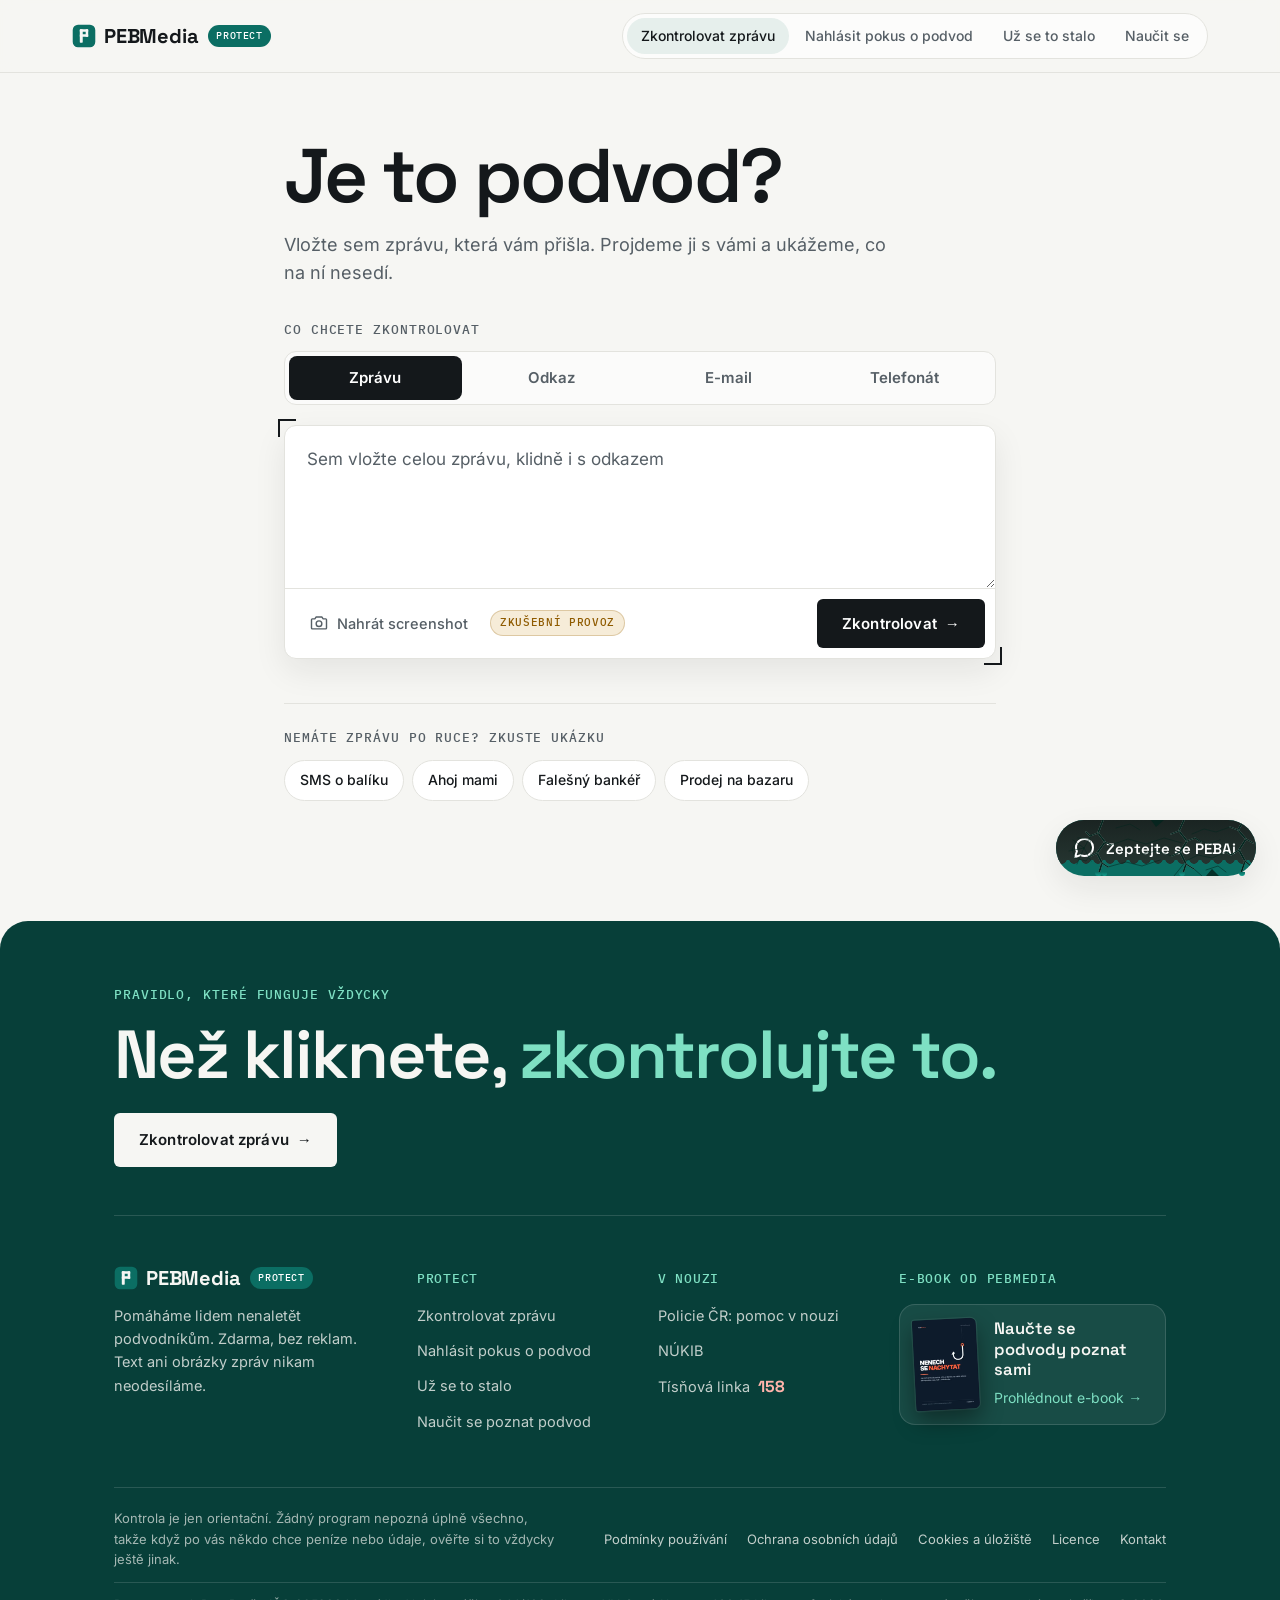
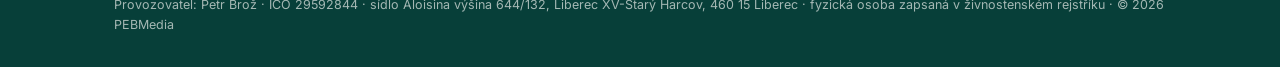
<file: index.html>
<!doctype html>
<html lang="cs">
<head>
<meta charset="utf-8">
<meta name="viewport" content="width=device-width, initial-scale=1, viewport-fit=cover">
<title>PEBMedia Protect</title>
<meta name="description" content="Přišla vám divná SMS nebo e-mail? Vložte ji sem a hned uvidíte, jestli jde o podvod. Zdarma, bez registrace a zpráva nikam neodchází.">
<meta name="theme-color" content="#F6F6F3">
<link rel="canonical" href="https://protect.pebmedia.cz/">
<meta property="og:type" content="website">
<meta property="og:site_name" content="PEBMedia Protect">
<meta property="og:locale" content="cs_CZ">
<meta property="og:url" content="https://protect.pebmedia.cz/">
<meta property="og:title" content="Je to podvod? Zkontrolujte zprávu zdarma | PEBMedia Protect">
<meta property="og:description" content="Vložte divnou SMS, e-mail nebo odkaz a hned uvidíte, co na něm nesedí. Zdarma, bez registrace a bez reklam. Zpráva nikam neodchází.">
<meta property="og:image" content="https://protect.pebmedia.cz/assets/img/og-protect.jpg">
<meta property="og:image:width" content="1200">
<meta property="og:image:height" content="630">
<meta property="og:image:alt" content="PEBMedia Protect: Je to podvod? Bezplatná kontrola podvodných zpráv.">
<meta name="twitter:card" content="summary_large_image">
<link rel="icon" href="data:image/svg+xml,%3Csvg xmlns='http://www.w3.org/2000/svg' viewBox='0 0 400 400'%3E%3Crect x='12' y='12' width='376' height='376' rx='88' fill='%230B6E63'/%3E%3Crect x='130' y='88' width='49' height='224' rx='10' fill='%23F6F6F3'/%3E%3Crect x='130' y='88' width='140' height='42' rx='10' fill='%23F6F6F3'/%3E%3Crect x='228' y='88' width='42' height='126' rx='10' fill='%23F6F6F3'/%3E%3Crect x='130' y='172' width='140' height='42' rx='10' fill='%23F6F6F3'/%3E%3C/svg%3E">
<link rel="stylesheet" href="assets/fonts.css">
<link rel="stylesheet" href="assets/style.css">
<link rel="stylesheet" href="assets/pebai.css">
</head>
<body>
<!--BODY-->
<p id="sr-status" class="sr" role="status" aria-live="polite"></p>
<svg class="sprite" width="0" height="0" aria-hidden="true">
  <symbol id="logoMarkP" viewBox="0 0 400 400">
    <rect x="12" y="12" width="376" height="376" rx="88" fill="#0B6E63"/>
    <rect x="130" y="88" width="49" height="224" rx="10" fill="#F6F6F3"/>
    <rect x="130" y="88" width="140" height="42" rx="10" fill="#F6F6F3"/>
    <rect x="228" y="88" width="42" height="126" rx="10" fill="#F6F6F3"/>
    <rect x="130" y="172" width="140" height="42" rx="10" fill="#F6F6F3"/>
  </symbol>
</svg>

<header class="site-header">
  <div class="header-inner">
    <a class="logo logo-home" href="https://pebmedia.cz" aria-label="PEBMedia, zpět na web pebmedia.cz">
      <span class="logo-mark"><svg viewBox="0 0 400 400"><use href="#logoMarkP"/></svg></span>
      <span>PEBMedia</span>
      <span class="logo-tag">Protect</span>
    </a>
    <nav class="main-nav" aria-label="Hlavní">
      <a href="#" data-view="check" id="nav-check" aria-current="page"><span class="long">Zkontrolovat zprávu</span><span class="short">Kontrola</span></a>
      <a href="#nahlasit" data-view="report" id="nav-report"><span class="long">Nahlásit pokus o podvod</span><span class="short">Nahlásit</span></a>
      <a href="#pomoc" data-view="help" id="nav-help"><span class="long">Už se to stalo</span><span class="short">Už se stalo</span></a>
      <a href="#naucit" data-view="learn" id="nav-learn"><span class="long">Naučit se</span><span class="short">Naučit se</span></a>
    </nav>
  </div>
</header>

<main class="container">
  <!-- ========== KONTROLA ========== -->
  <div id="view-check">

    <section id="ask" class="hero">
      <h1>Je to podvod?</h1>
      <p class="hero-text" id="hero-text">Vložte sem zprávu, která vám přišla. Projdeme ji s vámi a ukážeme, co na ní nesedí.</p>

      <p class="mono-label modes-label" id="modes-label">Co chcete zkontrolovat</p>
      <div class="modes" role="tablist" aria-labelledby="modes-label">
        <button type="button" role="tab" class="mode" id="tab-msg" data-mode="msg" aria-controls="mode-msg" aria-selected="true">Zprávu</button>
        <button type="button" role="tab" class="mode" id="tab-url" data-mode="url" aria-controls="mode-url" aria-selected="false" tabindex="-1">Odkaz</button>
        <button type="button" role="tab" class="mode" id="tab-mail" data-mode="mail" aria-controls="mode-mail" aria-selected="false" tabindex="-1">E-mail</button>
        <button type="button" role="tab" class="mode" id="tab-call" data-mode="call" aria-controls="mode-call" aria-selected="false" tabindex="-1">Telefonát</button>
      </div>

      <div id="mode-msg" role="tabpanel" aria-labelledby="tab-msg">
      <div class="composer" id="drop">
        <span class="corner tl" aria-hidden="true"></span><span class="corner br" aria-hidden="true"></span>
        <label class="sr" for="msg">Text zprávy</label>
        <textarea id="msg" rows="5" placeholder="Sem vložte celou zprávu, klidně i s odkazem" spellcheck="false"></textarea>

        <div class="ocr" id="ocr" hidden>
          <img id="ocr-img" alt="">
          <div class="ocr-body">
            <p id="ocr-status">Čtu text z obrázku</p>
            <p id="ocr-detail" class="ocr-detail" hidden></p>
            <div class="progress" role="progressbar" aria-label="Průběh čtení obrázku"><i id="ocr-bar"></i></div>
          </div>
        </div>
        <p class="ocr-note" id="ocr-note" role="alert" hidden></p>

        <div class="crop" id="crop" hidden>
          <p class="crop-title" id="crop-title" tabindex="-1">Označte jen podezřelou zprávu</p>
          <p class="crop-hint">Přejeďte prstem nebo myší přes zprávu, rámeček pak můžete upravit za rohy. Hodiny, jména a klávesnice čtení zhoršují.</p>
          <div class="crop-stage" id="crop-stage">
            <img id="crop-img" alt="Nahraný snímek obrazovky">
            <div class="crop-box" id="crop-box">
              <span class="crop-h nw" data-h="nw"></span><span class="crop-h ne" data-h="ne"></span>
              <span class="crop-h sw" data-h="sw"></span><span class="crop-h se" data-h="se"></span>
            </div>
          </div>
          <div class="crop-bar">
            <button type="button" class="link" id="crop-cancel">Zrušit</button>
            <button type="button" class="btn btn-secondary" id="crop-all">Přečíst celý obrázek</button>
            <button type="button" class="btn btn-primary" id="crop-go">Přečíst výběr <span class="arrow" aria-hidden="true">→</span></button>
          </div>
        </div>

        <div class="composer-bar">
          <input type="file" id="file" accept="image/png,image/jpeg,image/webp,image/gif,image/bmp,image/*" hidden>
          <button type="button" class="btn-ghost" id="pick">
            <svg viewBox="0 0 24 24" aria-hidden="true"><path d="M4 7h3l1.6-2.2h6.8L17 7h3a1 1 0 0 1 1 1v10a1 1 0 0 1-1 1H4a1 1 0 0 1-1-1V8a1 1 0 0 1 1-1Z"/><circle cx="12" cy="12.8" r="3.4"/></svg>
            Nahrát screenshot
          </button>
          <span class="beta-tag" title="Čtení textu z fotek ještě ladíme">Zkušební provoz</span>
          <button type="button" class="btn btn-primary" id="go">Zkontrolovat <span class="arrow" aria-hidden="true">→</span></button>
        </div>
      </div>

      <div class="try">
        <p class="mono-label">Nemáte zprávu po ruce? Zkuste ukázku</p>
        <div class="try-row">
          <button type="button" class="chip" data-ex="posta">SMS o balíku</button>
          <button type="button" class="chip" data-ex="mami">Ahoj mami</button>
          <button type="button" class="chip" data-ex="bank">Falešný bankéř</button>
          <button type="button" class="chip" data-ex="vinted">Prodej na bazaru</button>
        </div>
      </div>
      </div>

      <div id="mode-url" role="tabpanel" aria-labelledby="tab-url" hidden>
        <form class="composer form-card" id="url-form" novalidate>
          <span class="corner tl" aria-hidden="true"></span><span class="corner br" aria-hidden="true"></span>
          <div class="form-pad">
            <div class="field"><label for="url-in">Adresa odkazu</label>
              <input id="url-in" type="text" inputmode="url" autocomplete="off" autocapitalize="off" spellcheck="false" placeholder="např. https://ceskaposta-cz.info/zasilka"></div>
            <p class="hint">Odkaz neotevíráme ani nikam neposíláme. Rozebereme jen to, co je napsané v adrese, takže je to bezpečné.</p>
            <p class="field-err" id="url-err" role="alert" hidden>V tom, co jste vložili, jsme žádnou webovou adresu nenašli. Zkopírujte ji celou, třeba i s https://.</p>
          </div>
          <div class="composer-bar"><span></span><button type="submit" class="btn btn-primary">Rozebrat odkaz <span class="arrow" aria-hidden="true">→</span></button></div>
        </form>
        <div class="try">
          <p class="mono-label">Zkuste ukázku</p>
          <div class="try-row">
            <button type="button" class="chip" data-url-ex="https://login.csob.cz.overeni-klienta.com/prihlaseni">Banka v subdoméně</button>
            <button type="button" class="chip" data-url-ex="https://сeskaposta.cz-zasilky.info/track">Cizí písmena</button>
            <button type="button" class="chip" data-url-ex="https://bit.ly/3xYz12">Zkrácený odkaz</button>
          </div>
        </div>
      </div>

      <div id="mode-mail" role="tabpanel" aria-labelledby="tab-mail" hidden>
        <form class="composer form-card" id="mail-form" novalidate>
          <span class="corner tl" aria-hidden="true"></span><span class="corner br" aria-hidden="true"></span>
          <div class="form-pad">
            <div class="cols">
              <div class="field"><label for="m-name">Jméno odesílatele</label><input id="m-name" type="text" autocomplete="off" placeholder="např. Česká spořitelna"></div>
              <div class="field"><label for="m-addr">Adresa odesílatele</label><input id="m-addr" type="text" inputmode="email" autocomplete="off" autocapitalize="off" spellcheck="false" placeholder="např. info@banka.cz"></div>
              <div class="field field-wide"><label for="m-subj">Předmět</label><input id="m-subj" type="text" autocomplete="off"></div>
              <div class="field field-wide"><label for="m-body">Text e-mailu</label><textarea id="m-body" rows="5" spellcheck="false" placeholder="Vložte text e-mailu i s odkazy"></textarea></div>
            </div>
            <p class="hint">Adresu najdete po rozkliknutí jména odesílatele. Jméno si může nastavit kdokoli, adresa prozradí víc.</p>
            <details class="more-fields">
              <summary>Mám i technické hlavičky e-mailu (pro pokročilé)</summary>
              <div class="field"><label for="m-head">Hlavičky e-mailu</label><textarea id="m-head" rows="4" spellcheck="false" placeholder="From: …&#10;Reply-To: …&#10;Authentication-Results: …"></textarea></div>
              <p class="hint">V poště je najdete pod volbou jako Zobrazit originál nebo Zdrojový kód zprávy. Přečteme z nich jen to, co v nich je zapsané. Sami nic neověřujeme.</p>
            </details>
            <p class="field-err" id="mail-err" role="alert" hidden>Vyplňte prosím aspoň adresu odesílatele nebo text e-mailu.</p>
          </div>
          <div class="composer-bar"><span></span><button type="submit" class="btn btn-primary">Zkontrolovat e-mail <span class="arrow" aria-hidden="true">→</span></button></div>
        </form>
      </div>

      <div id="mode-call" role="tabpanel" aria-labelledby="tab-call" hidden>
        <div class="card quiz call" id="call-box"></div>
      </div>

    </section>

    <section id="result" hidden></section>
  </div>

  <!-- ========== NAHLÁSIT POKUS ========== -->
  <div id="view-report" hidden>
    <section class="hero hero-sm">
      <h1>Zkoušeli to na vás?</h1>
      <p class="hero-text">I když jste nenaletěli, stojí za to podvod nahlásit. Číslo nebo web se pak dá zablokovat dřív, než přijde o peníze někdo další.</p>
    </section>

    <div class="police-cta">
      <div>
        <p class="mono-label">Policie ČR</p>
        <h2>Chcete to nahlásit policii?</h2>
        <p>Policie ČR na svém webu online formulář pro oznámení neuvádí. Oznámení podáte osobně, poštou, datovou schránkou nebo e-mailem s elektronickým podpisem. Pomůžeme vám připravit jeho text.</p>
      </div>
      <button type="button" class="btn btn-light" data-open-police>Připravit oznámení <span class="arrow" aria-hidden="true">→</span></button>
    </div>

    <section class="block">
      <p class="mono-label">Rychlé nahlášení</p>
      <h2>Kam s tím podle toho, co vám přišlo</h2>
      <div class="ways">
        <article class="way">
          <p class="way-tag">SMS</p>
          <h3>Podvodná SMS</h3>
          <p>Přepošlete ji na číslo <b class="num-big">7726</b>. Je to společná linka českých operátorů pro nahlašování podvodných zpráv.</p>
        </article>
        <article class="way">
          <p class="way-tag">Telefonát</p>
          <h3>Divný hovor</h3>
          <p>U některých operátorů pošlete na <b class="num-big">7726</b> SMS ve tvaru <code>Podvod číslo čas</code>, třeba <code>Podvod 777123456 14:20</code>.</p>
        </article>
        <article class="way">
          <p class="way-tag">Web</p>
          <h3>Falešná stránka</h3>
          <p>Nahlaste ji Googlu. Když ji uzná za podvod, Chrome a další prohlížeče na ni začnou varovat.</p>
          <a class="way-link" href="https://safebrowsing.google.com/safebrowsing/report_phish/?hl=cs" target="_blank" rel="noopener">Nahlásit stránku Googlu <span aria-hidden="true">↗</span></a>
        </article>
        <article class="way">
          <p class="way-tag">E-mail</p>
          <h3>Podvodný e-mail</h3>
          <p>V poště ho označte jako spam nebo phishing. Na nic v něm neklikejte a neodpovídejte na něj.</p>
        </article>
        <article class="way">
          <p class="way-tag">Bazar</p>
          <h3>Falešný kupující nebo prodejce</h3>
          <p>Nahlaste profil přímo na bazaru nebo na Vinted a varujte ostatní na webu Podvod na bazaru.</p>
          <a class="way-link" href="https://podvodnabazaru.cz" target="_blank" rel="noopener">podvodnabazaru.cz <span aria-hidden="true">↗</span></a>
        </article>
        <article class="way">
          <p class="way-tag">E-shop</p>
          <h3>Podezřelý e-shop</h3>
          <p>Dejte vědět České obchodní inspekci. Vede seznam rizikových e-shopů, před kterými varuje.</p>
          <a class="way-link" href="https://coi.gov.cz" target="_blank" rel="noopener">coi.gov.cz <span aria-hidden="true">↗</span></a>
        </article>
      </div>
      <p class="note-src">Postup vychází z doporučení Policie ČR. Když podvodník zneužil jméno konkrétní firmy, třeba pošty nebo banky, napište i jí. Většinou o tom ráda ví.</p>
    </section>
  </div>

  <!-- ========== UŽ SE TO STALO ========== -->
  <div id="view-help" hidden>
    <section class="hero hero-sm">
      <h1>Už se to stalo?</h1>
      <p class="hero-text">Hlavně klid. Spousta věcí se dá ještě zachránit, když začnete hned.</p>
    </section>

    <div class="alarm">
      <p class="mono-label">Nejdřív tohle</p>
      <p><b>Jde o peníze nebo o kartu?</b> Zavolejte hned své bance na číslo ze zadní strany karty. Kartu si můžete zablokovat i sami v aplikaci banky.</p>
      <p>Když vám někdo vyhrožuje nebo jste v ohrožení, volejte <b class="big-num">158</b></p>
    </div>

    <section class="block">
      <p class="mono-label">Nouzový plán</p>
      <h2>Co se vám stalo?</h2>
      <p class="block-text">Označte všechno, co platí. Seřadíme kroky podle toho, co je potřeba udělat nejdřív.</p>
      <fieldset class="checks sit-list" id="sit-list"><legend class="sr">Co se stalo</legend></fieldset>
      <div id="plan" class="plan"></div>
    </section>

    <div class="police-cta">
      <div>
        <p class="mono-label">Policie ČR</p>
        <h2>Přišli jste o peníze nebo údaje?</h2>
        <p>Podejte oznámení na policii. Pomůžeme vám připravit text, aby v něm nic důležitého nechybělo. Podáte ho pak sami.</p>
      </div>
      <button type="button" class="btn btn-light" data-open-police>Připravit oznámení <span class="arrow" aria-hidden="true">→</span></button>
    </div>
  </div>

  <!-- ========== NAUČIT SE ========== -->
  <div id="view-learn" hidden>
    <section class="hero hero-sm">
      <h1>Poznejte podvod dřív, než přijde</h1>
      <p class="hero-text">Krátký trénink a přehled nejčastějších triků. Na každém příkladu ukážeme, podle čeho podvod poznáte a co dělat.</p>
    </section>

    <section class="block" id="training-sec">
      <p class="mono-label">Trénink</p>
      <h2>Podvod, nebo v pořádku?</h2>
      <p class="block-text">Pokaždé osm jiných zpráv ze stovky ukázek. U každé tipněte, jestli je to podvod, a hned uvidíte vysvětlení.</p>
      <div class="card quiz training" id="training"></div>
    </section>

    <section class="block">
      <p class="mono-label">Knihovna podvodů</p>
      <h2>Nejčastější triky podvodníků</h2>
      <div class="acc lib-list">
        <details class="lib" id="podvod-balik">
          <summary><span class="lib-tag">SMS</span><span class="sum-title">Falešná zásilka</span></summary>
          <div class="inner">
            <p class="lib-desc">Zpráva tvrdí, že balík nejde doručit nebo že je potřeba doplatit pár korun za clo či dopravu. Odkaz vede na falešnou stránku, která chce údaje z karty.</p>
            <p class="mono-label lib-label">Vymyšlená ukázka</p>
            <blockquote class="lib-ex">PPL: Zásilku nelze doručit, chybí číslo domu. Doplňte adresu a uhraďte 29 Kč do 24 hodin: https://ppl-cz.dorucovani.top/adresa</blockquote>
            <div class="lib-cols">
              <div><p class="lib-h">Podle čeho ho poznáte</p><ul class="lib-signs"><li>Malá částka a krátký termín</li><li>Adresa jen připomíná název přepravce</li><li>Chce údaje z karty kvůli pár korunám</li></ul></div>
              <div><p class="lib-h">Co dělat</p><ul class="lib-todo"><li>Na odkaz neklikejte</li><li>Stav zásilky ověřte v aplikaci nebo na webu přepravce, který napíšete sami</li><li>SMS přepošlete na 7726</li></ul></div>
            </div>
            <button type="button" class="btn btn-secondary lib-btn" data-lib-ex="PPL: Zásilku nelze doručit, chybí číslo domu. Doplňte adresu a uhraďte 29 Kč do 24 hodin: https://ppl-cz.dorucovani.top/adresa">Zkontrolovat ukázku <span class="arrow" aria-hidden="true">→</span></button>
          </div>
        </details>
        <details class="lib" id="podvod-bankar">
          <summary><span class="lib-tag">Telefonát</span><span class="sum-title">Falešný bankéř a bezpečný účet</span></summary>
          <div class="inner">
            <p class="lib-desc">Volá „bezpečnostní oddělení banky“ nebo „policie“. Tvrdí, že vám někdo krade peníze a že je musíte rychle převést na bezpečný účet nebo si nainstalovat aplikaci.</p>
            <p class="mono-label lib-label">Vymyšlená ukázka</p>
            <blockquote class="lib-ex">Dobrý den, tady bezpečnostní oddělení vaší banky. Na vašem účtu probíhá podezřelá transakce. Abychom ochránili vaše úspory, převeďte je prosím na bezpečný účet.</blockquote>
            <div class="lib-cols">
              <div><p class="lib-h">Podle čeho ho poznáte</p><ul class="lib-signs"><li>Bezpečný účet neexistuje</li><li>Číslo na displeji může vypadat jako číslo banky, i to se dá podvrhnout</li><li>Spěch, strach a prosba, abyste o tom nikomu neříkali</li></ul></div>
              <div><p class="lib-h">Co dělat</p><ul class="lib-todo"><li>Zavěste</li><li>Zavolejte bance sami na číslo ze zadní strany karty</li><li>Nic nepřevádějte, nic neinstalujte a nesdělujte žádné kódy</li></ul></div>
            </div>
            <button type="button" class="btn btn-secondary lib-btn" data-lib-call>Projít průvodce telefonátem <span class="arrow" aria-hidden="true">→</span></button>
          </div>
        </details>
        <details class="lib" id="podvod-mami">
          <summary><span class="lib-tag">Chat</span><span class="sum-title">Ahoj mami, mám nové číslo</span></summary>
          <div class="inner">
            <p class="lib-desc">Někdo píše jako vaše dítě nebo jiný blízký. Rozbil se mu telefon, má nové číslo a hned potřebuje zaplatit fakturu.</p>
            <p class="mono-label lib-label">Vymyšlená ukázka</p>
            <blockquote class="lib-ex">Ahoj mami, rozbil se mi mobil, tohle je moje nové číslo. Můžeš za mě rychle zaplatit fakturu 12 400 Kč? Banku mám ve starém telefonu.</blockquote>
            <div class="lib-cols">
              <div><p class="lib-h">Podle čeho ho poznáte</p><ul class="lib-signs"><li>Neznámé číslo a hned prosba o peníze</li><li>Nechce volat, jen psát</li><li>Spěch a výmluva, proč nemůže zaplatit sám</li></ul></div>
              <div><p class="lib-h">Co dělat</p><ul class="lib-todo"><li>Zavolejte na číslo, které máte u blízkého uložené</li><li>Zeptejte se na něco, co ví jen on</li><li>Dokud si to neověříte, nic neposílejte</li></ul></div>
            </div>
            <button type="button" class="btn btn-secondary lib-btn" data-lib-ex="Ahoj mami, rozbil se mi mobil, tohle je moje nové číslo. Můžeš za mě rychle zaplatit fakturu 12 400 Kč? Banku mám ve starém telefonu.">Zkontrolovat ukázku <span class="arrow" aria-hidden="true">→</span></button>
          </div>
        </details>
        <details class="lib" id="podvod-bazar">
          <summary><span class="lib-tag">Bazar</span><span class="sum-title">Kupující, který vám chce „poslat peníze“</span></summary>
          <div class="inner">
            <p class="lib-desc">Při prodeji na bazaru nebo Vinted se ozve zájemce. Zboží prý zaplatil přes „bezpečnou platbu“ a vy máte jen kliknout a peníze přijmout.</p>
            <p class="mono-label lib-label">Vymyšlená ukázka</p>
            <blockquote class="lib-ex">Dobrý den, zboží jsem zaplatil přes Vinted, kurýr si ho vyzvedne. Pro přijetí platby klikněte a potvrďte kartu: vinted-cz.prijem-platby.online/item/552</blockquote>
            <div class="lib-cols">
              <div><p class="lib-h">Podle čeho ho poznáte</p><ul class="lib-signs"><li>Abyste peníze dostali, nikdy nemusíte zadávat údaje z karty</li><li>Odkaz vede mimo web bazaru</li><li>Kupující chce přejít do WhatsAppu nebo e-mailu</li></ul></div>
              <div><p class="lib-h">Co dělat</p><ul class="lib-todo"><li>Komunikujte jen uvnitř bazaru</li><li>Na odkazy od kupujících neklikejte</li><li>Profil nahlaste bazaru</li></ul></div>
            </div>
            <button type="button" class="btn btn-secondary lib-btn" data-lib-ex="Dobrý den, zboží jsem zaplatil přes Vinted, kurýr si ho vyzvedne. Pro přijetí platby klikněte a potvrďte kartu: vinted-cz.prijem-platby.online/item/552">Zkontrolovat ukázku <span class="arrow" aria-hidden="true">→</span></button>
          </div>
        </details>
        <details class="lib" id="podvod-investice">
          <summary><span class="lib-tag">Reklama</span><span class="sum-title">Zaručený výdělek z investic</span></summary>
          <div class="inner">
            <p class="lib-desc">Reklama se známou tváří nebo „poradce“ slibuje rychlé zbohatnutí na kryptoměnách či akciích. Začíná se malou částkou, pak chce víc a víc.</p>
            <p class="mono-label lib-label">Vymyšlená ukázka</p>
            <blockquote class="lib-ex">Gratulujeme! Byli jste vybráni do investičního programu. Z vkladu 5 000 Kč můžete mít do měsíce 80 000 Kč. Zaručený výdělek bez rizika.</blockquote>
            <div class="lib-cols">
              <div><p class="lib-h">Podle čeho ho poznáte</p><ul class="lib-signs"><li>Zaručený výdělek neexistuje</li><li>Známá osobnost v reklamě bývá zneužitá</li><li>Tlak, abyste vložili víc, nebo instalace aplikace pro vzdálený přístup</li></ul></div>
              <div><p class="lib-h">Co dělat</p><ul class="lib-todo"><li>Nic neposílejte</li><li>Investiční firmu si ověřte v seznamech České národní banky</li><li>Kdo slibuje vrácení ztracených peněz za poplatek, bývá další podvodník</li></ul></div>
            </div>
            <button type="button" class="btn btn-secondary lib-btn" data-lib-ex="Gratulujeme! Byli jste vybráni do investičního programu. Z vkladu 5 000 Kč můžete mít do měsíce 80 000 Kč. Zaručený výdělek bez rizika.">Zkontrolovat ukázku <span class="arrow" aria-hidden="true">→</span></button>
          </div>
        </details>
        <details class="lib" id="podvod-prace">
          <summary><span class="lib-tag">Chat</span><span class="sum-title">Snadná práce z domova</span></summary>
          <div class="inner">
            <p class="lib-desc">Nabídka vydělat stovky korun denně za lajkování videí nebo hodnocení hotelů. Komunikace se rychle přesune na WhatsApp nebo Telegram.</p>
            <p class="mono-label lib-label">Vymyšlená ukázka</p>
            <blockquote class="lib-ex">Dobrý den, nabízíme práci z domova, 1 500 až 3 000 Kč denně za hodnocení produktů. Pro více informací napište na WhatsApp.</blockquote>
            <div class="lib-cols">
              <div><p class="lib-h">Podle čeho ho poznáte</p><ul class="lib-signs"><li>Velký výdělek za skoro žádnou práci</li><li>Přesun do chatu</li><li>Časem chtějí „vklad“, abyste mohli vybrat odměnu</li></ul></div>
              <div><p class="lib-h">Co dělat</p><ul class="lib-todo"><li>Neodpovídejte</li><li>Neposílejte peníze ani kopii dokladů</li><li>Zprávu nahlaste jako spam</li></ul></div>
            </div>
            <button type="button" class="btn btn-secondary lib-btn" data-lib-ex="Dobrý den, nabízíme práci z domova, 1 500 až 3 000 Kč denně za hodnocení produktů. Pro více informací napište na WhatsApp.">Zkontrolovat ukázku <span class="arrow" aria-hidden="true">→</span></button>
          </div>
        </details>
        <details class="lib" id="podvod-preplatek">
          <summary><span class="lib-tag">SMS</span><span class="sum-title">Přeplatek nebo vrácení peněz</span></summary>
          <div class="inner">
            <p class="lib-desc">Úřad, energetická firma nebo operátor vám prý dluží peníze. Abyste je dostali, máte vyplnit údaje z karty.</p>
            <p class="mono-label lib-label">Vymyšlená ukázka</p>
            <blockquote class="lib-ex">Finanční správa: Máte nárok na vrácení přeplatku daně 4 210 Kč. Pro výplatu vyplňte údaje platební karty: https://vraceni-dane.online/form</blockquote>
            <div class="lib-cols">
              <div><p class="lib-h">Podle čeho ho poznáte</p><ul class="lib-signs"><li>Úřady peníze vracejí na účet, ne „přes kartu“</li><li>Adresa není oficiální web úřadu</li><li>Lákavá částka, kterou nečekáte</li></ul></div>
              <div><p class="lib-h">Co dělat</p><ul class="lib-todo"><li>Na odkaz neklikejte</li><li>Ověřte si to přímo u úřadu nebo firmy</li><li>SMS přepošlete na 7726</li></ul></div>
            </div>
            <button type="button" class="btn btn-secondary lib-btn" data-lib-ex="Finanční správa: Máte nárok na vrácení přeplatku daně 4 210 Kč. Pro výplatu vyplňte údaje platební karty: https://vraceni-dane.online/form">Zkontrolovat ukázku <span class="arrow" aria-hidden="true">→</span></button>
          </div>
        </details>
        <details class="lib" id="podvod-ucet">
          <summary><span class="lib-tag">E-mail</span><span class="sum-title">Zablokovaný účet nebo schránka</span></summary>
          <div class="inner">
            <p class="lib-desc">E-mail jako od banky, Seznamu, Microsoftu nebo Netflixu tvrdí, že účet bude zablokován. Odkaz vede na kopii přihlašovací stránky.</p>
            <p class="mono-label lib-label">Vymyšlená ukázka</p>
            <blockquote class="lib-ex">Váš účet bude do 24 hodin zablokován kvůli neověřeným údajům. Přihlaste se a ověřte svou totožnost: https://seznam-overeni.com/login</blockquote>
            <div class="lib-cols">
              <div><p class="lib-h">Podle čeho ho poznáte</p><ul class="lib-signs"><li>Výhrůžka zablokováním a krátký termín</li><li>Adresa odkazu není oficiální doména služby</li><li>Jméno odesílatele nesedí s jeho adresou</li></ul></div>
              <div><p class="lib-h">Co dělat</p><ul class="lib-todo"><li>Na odkaz neklikejte</li><li>Přihlaste se sami přes aplikaci nebo web, který znáte</li><li>Pokud jste heslo zadali, hned ho změňte</li></ul></div>
            </div>
            <button type="button" class="btn btn-secondary lib-btn" data-lib-ex="Váš účet bude do 24 hodin zablokován kvůli neověřeným údajům. Přihlaste se a ověřte svou totožnost: https://seznam-overeni.com/login">Zkontrolovat ukázku <span class="arrow" aria-hidden="true">→</span></button>
          </div>
        </details>
        <details class="lib" id="podvod-qr">
          <summary><span class="lib-tag">Dopis i SMS</span><span class="sum-title">QR kód s výzvou k platbě</span></summary>
          <div class="inner">
            <p class="lib-desc">Dopis, leták nebo zpráva s QR kódem, který máte rychle naskenovat a zaplatit pokutu, poplatek nebo „doplatek“.</p>
            <p class="mono-label lib-label">Vymyšlená ukázka</p>
            <blockquote class="lib-ex">Výzva k úhradě: nezaplacené parkovné. Naskenujte QR kód a uhraďte pokutu 1 500 Kč do 3 dnů, jinak předáme vymáhání.</blockquote>
            <div class="lib-cols">
              <div><p class="lib-h">Podle čeho ho poznáte</p><ul class="lib-signs"><li>Nátlak a výhrůžka vymáháním</li><li>Neznáte, za co platíte</li><li>QR kód může vést na cizí účet nebo falešnou stránku</li></ul></div>
              <div><p class="lib-h">Co dělat</p><ul class="lib-todo"><li>Než zaplatíte, ověřte si pohledávku u úřadu nebo firmy na kontaktu, který si najdete sami</li><li>Podívejte se, komu peníze posíláte, než platbu potvrdíte</li></ul></div>
            </div>
            <button type="button" class="btn btn-secondary lib-btn" data-lib-ex="Výzva k úhradě: nezaplacené parkovné. Naskenujte QR kód a uhraďte pokutu 1 500 Kč do 3 dnů, jinak předáme vymáhání.">Zkontrolovat ukázku <span class="arrow" aria-hidden="true">→</span></button>
          </div>
        </details>
        <details class="lib" id="podvod-eshop">
          <summary><span class="lib-tag">Web</span><span class="sum-title">Podezřele levný e-shop</span></summary>
          <div class="inner">
            <p class="lib-desc">Obchod nabízí značkové zboží za zlomek ceny, často z reklamy na sociálních sítích. Zboží nikdy nepřijde.</p>
            <div class="lib-cols">
              <div><p class="lib-h">Podle čeho ho poznáte</p><ul class="lib-signs"><li>Ceny, které jsou až moc dobré</li><li>Chybí IČO, adresa nebo skutečný kontakt</li><li>Jen platba předem, žádná dobírka</li></ul></div>
              <div><p class="lib-h">Co dělat</p><ul class="lib-todo"><li>Podívejte se do seznamu rizikových e-shopů České obchodní inspekce</li><li>Hledejte recenze mimo samotný web</li><li>Platili jste kartou? Zavolejte bance kvůli reklamaci platby</li></ul></div>
            </div>
            <a class="way-link" href="https://coi.gov.cz" target="_blank" rel="noopener">coi.gov.cz <span aria-hidden="true">↗</span></a>
          </div>
        </details>
        <details class="lib" id="podvod-znamka">
          <summary><span class="lib-tag">Web</span><span class="sum-title">Falešná dálniční známka</span></summary>
          <div class="inner">
            <p class="lib-desc">Stránka, která vypadá jako oficiální prodej elektronické dálniční známky, ale účtuje si vyšší cenu, nebo známku vůbec neprodá.</p>
            <p class="mono-label lib-label">Vymyšlená ukázka</p>
            <blockquote class="lib-ex">Kupte si dálniční známku na rok 2027 rychle a bez front: https://dalnicni-znamka-eshop.com</blockquote>
            <div class="lib-cols">
              <div><p class="lib-h">Podle čeho ho poznáte</p><ul class="lib-signs"><li>Web se objeví mezi placenými výsledky vyhledávání</li><li>Cena je vyšší než oficiální</li><li>Adresa není oficiální prodejní web</li></ul></div>
              <div><p class="lib-h">Co dělat</p><ul class="lib-todo"><li>Známku kupujte jen přes oficiální web edalnice.cz nebo na prodejních místech</li><li>Adresu si raději napište sami</li></ul></div>
            </div>
            <button type="button" class="btn btn-secondary lib-btn" data-lib-ex="Kupte si dálniční známku na rok 2027 rychle a bez front: https://dalnicni-znamka-eshop.com">Zkontrolovat ukázku <span class="arrow" aria-hidden="true">→</span></button>
          </div>
        </details>
        <details class="lib" id="podvod-podpora">
          <summary><span class="lib-tag">Telefonát</span><span class="sum-title">Falešná technická podpora</span></summary>
          <div class="inner">
            <p class="lib-desc">Volá „Microsoft“, operátor nebo banka a tvrdí, že máte v počítači virus. Chce, abyste nainstalovali AnyDesk nebo TeamViewer.</p>
            <p class="mono-label lib-label">Vymyšlená ukázka</p>
            <blockquote class="lib-ex">Dobrý den, volám z technické podpory Microsoftu. Ve vašem počítači jsme našli virus. Nainstalujte si prosím aplikaci AnyDesk, pomůžeme vám ho odstranit.</blockquote>
            <div class="lib-cols">
              <div><p class="lib-h">Podle čeho ho poznáte</p><ul class="lib-signs"><li>Firmy samy nevolají kvůli virům ve vašem počítači</li><li>Chtějí vzdálený přístup</li><li>Pak „omylem“ vrací peníze a chtějí je zpátky</li></ul></div>
              <div><p class="lib-h">Co dělat</p><ul class="lib-todo"><li>Zavěste</li><li>Nic neinstalujte</li><li>Pokud už je aplikace nainstalovaná, odpojte zařízení od internetu a postupujte podle nouzového plánu</li></ul></div>
            </div>
            <button type="button" class="btn btn-secondary lib-btn" data-lib-call>Projít průvodce telefonátem <span class="arrow" aria-hidden="true">→</span></button>
          </div>
        </details>
      </div>
      <p class="lib-meta">Aktualizováno 13. 10. 2026. Ukázky jsou vymyšlené, adresy v nich neotevírejte.</p>
      <p class="note-src">Vychází z doporučení <a href="https://archiv.policie.gov.cz/clanek/web-informacni-servis-zpravodajstvi-soucasne-trendy-podvodniku-vishing-a-spoofing.aspx" target="_blank" rel="noopener">Policie ČR</a> a <a href="https://nukib.gov.cz/cs/infoservis/aktuality/1997-jak-se-branit-podvodnym-telefonatum/" target="_blank" rel="noopener">NÚKIB</a>. Víc příkladů a testů najdete na <a href="https://www.kybertest.cz" target="_blank" rel="noopener">kybertest.cz</a> (Česká bankovní asociace) a <a href="https://www.panprokoukl.cz" target="_blank" rel="noopener">panprokoukl.cz</a> (Olomoucký kraj a Policie ČR).</p>
    </section>
  </div>
</main>

<!-- ========== OKNO: OZNÁMENÍ PRO POLICII ========== -->
<dialog id="police" class="modal" aria-labelledby="police-title">
  <div class="modal-head">
    <div>
      <p class="mono-label">Podklady pro Policii ČR</p>
      <h2 id="police-title">Připravíme text oznámení</h2>
    </div>
    <button type="button" class="modal-close" data-close aria-label="Zavřít">
      <svg viewBox="0 0 24 24" aria-hidden="true"><path d="M6 6l12 12M18 6 6 18"/></svg>
    </button>
  </div>

  <form class="modal-body" id="report" novalidate>
    <p class="modal-intro">Vyplňte, co víte. Kromě dvou označených polí není nic povinné. <b>Nic se nikam neodesílá.</b> Na konci dostanete text oznámení a postup, jak ho policii podat sami.</p>

    <fieldset class="step">
      <legend><span class="step-num">01</span>Co se stalo</legend>
      <div class="seg" role="radiogroup" aria-label="Rozsah" aria-required="true">
        <label class="seg-opt"><input type="radio" name="r-kind" value="attempt" checked><span>Jen pokus, o nic jsem nepřišel(a)</span></label>
        <label class="seg-opt"><input type="radio" name="r-kind" value="loss"><span>Přišel(a) jsem o peníze nebo údaje</span></label>
      </div>
      <p class="hint" id="r-kind-hint" hidden>Odpověděli jste, že jste už na něco klikli nebo něco zaplatili. Vyberte prosím, co platí.</p>
      <p class="field-err" id="r-kind-err" role="alert" hidden>Vyberte prosím, jestli šlo jen o pokus, nebo jste o něco přišli.</p>
      <div class="cols">
        <div class="field"><label for="r-when">Kdy to bylo</label><input id="r-when" type="text" placeholder="např. 12. 10. 2026 kolem 14:30"></div>
        <div class="field"><label for="r-channel">Jak se ozvali</label>
          <select id="r-channel"><option>přes SMS</option><option>e-mailem</option><option>telefonátem</option><option>přes WhatsApp nebo jiný chat</option><option>přes sociální síť</option><option>přes inzerát nebo bazar</option><option>jiným způsobem</option></select></div>
        <div class="field"><label for="r-from">Číslo nebo adresa podvodníka</label><input id="r-from" type="text"></div>
        <div class="field"><label for="r-link">Odkaz ze zprávy</label><input id="r-link" type="text"></div>
      </div>
      <div class="loss-only cols" hidden>
        <div class="field"><label for="r-amount">O kolik jste přišli</label><input id="r-amount" type="text" inputmode="decimal" placeholder="např. 12 500 Kč"></div>
        <div class="field"><label for="r-account">Kam peníze odešly</label><input id="r-account" type="text" placeholder="číslo účtu, pokud ho znáte"></div>
      </div>
      <div class="checks">
        <p class="checks-title">Co jste udělali (zaškrtněte, co platí)</p>
        <label class="check"><input type="checkbox" value="Otevřel(a) jsem odkaz ze zprávy."><span>Otevřel(a) jsem odkaz</span></label>
        <label class="check"><input type="checkbox" value="Zadal(a) jsem přihlašovací údaje nebo heslo."><span>Zadal(a) jsem heslo</span></label>
        <label class="check"><input type="checkbox" value="Zadal(a) jsem údaje z platební karty."><span>Zadal(a) jsem údaje z karty</span></label>
        <label class="check"><input type="checkbox" value="Poslal(a) jsem peníze."><span>Poslal(a) jsem peníze</span></label>
        <label class="check"><input type="checkbox" value="Nainstaloval(a) jsem aplikaci nebo jsem někomu umožnil(a) vzdálený přístup."><span>Nainstaloval(a) jsem aplikaci</span></label>
        <label class="check"><input type="checkbox" value="Sdělil(a) jsem kód z SMS."><span>Řekl(a) jsem kód z SMS</span></label>
      </div>
    </fieldset>

    <fieldset class="step">
      <legend><span class="step-num">02</span>Popište to vlastními slovy</legend>
      <div class="field"><label for="r-desc">Co se dělo</label><textarea id="r-desc" rows="4" placeholder="Kdo psal nebo volal, co po vás chtěl a co jste udělali."></textarea></div>
      <div class="field"><label for="r-timeline">Průběh krok po kroku</label><textarea id="r-timeline" rows="3" placeholder="Každý krok na nový řádek, třeba:&#10;14:20 přišla SMS o zásilce&#10;14:25 zadal(a) jsem údaje z karty&#10;14:40 volal(a) jsem bance"></textarea></div>
      <div class="field"><label for="r-msg">Text podvodné zprávy</label><textarea id="r-msg" rows="3" placeholder="Pokud ho máte, vložte ho sem."></textarea></div>
      <div class="checks">
        <p class="checks-title">Co máte u sebe jako důkaz</p>
        <label class="check"><input type="checkbox" id="r-ev-screens"><span>Screenshoty zpráv</span></label>
        <label class="check"><input type="checkbox" id="r-ev-message"><span>Původní zprávu v telefonu nebo e-mailu</span></label>
        <label class="check"><input type="checkbox" id="r-ev-payment"><span>Potvrzení o platbě nebo výpis</span></label>
      </div>
    </fieldset>

    <fieldset class="step">
      <legend><span class="step-num">03</span>Kdo oznámení podává</legend>
      <p class="hint">Policie podle svých stránek u oznámení uvádí jméno, datum narození a adresu oznamovatele. Bez nich vás nemůže kontaktovat. Oznámení jde podat i anonymně, pak pole nechte prázdná.</p>
      <div class="cols">
        <div class="field"><label for="r-name">Jméno a příjmení</label><input id="r-name" type="text" autocomplete="name"></div>
        <div class="field"><label for="r-born">Datum narození</label><input id="r-born" type="text" placeholder="např. 1. 5. 1960"></div>
        <div class="field field-wide"><label for="r-address">Adresa bydliště</label><input id="r-address" type="text" autocomplete="street-address"></div>
        <div class="field field-wide"><label for="r-contact">Telefon nebo e-mail</label><input id="r-contact" type="text"></div>
      </div>
      <label class="check loss-only" hidden><input type="checkbox" id="r-claim"><span>Chci, aby soud rozhodl o náhradě mé škody</span></label>
    </fieldset>

    <fieldset class="step">
      <legend><span class="step-num">04</span>Komu je oznámení určené</legend>
      <div class="field"><label for="r-region">Kraj, kde se to stalo nebo kde bydlíte (povinné)</label>
        <select id="r-region" required aria-required="true">
          <option value="" selected disabled>Vyberte kraj</option>
          <option value="krpa">Hlavní město Praha</option>
          <option value="krps">Středočeský kraj</option>
          <option value="krpc">Jihočeský kraj</option>
          <option value="krpp">Plzeňský kraj</option>
          <option value="krpk">Karlovarský kraj</option>
          <option value="krpu">Ústecký kraj</option>
          <option value="krpl">Liberecký kraj</option>
          <option value="krph">Královéhradecký kraj</option>
          <option value="krpe">Pardubický kraj</option>
          <option value="krpj">Kraj Vysočina</option>
          <option value="krpb">Jihomoravský kraj</option>
          <option value="krpm">Olomoucký kraj</option>
          <option value="krpz">Zlínský kraj</option>
          <option value="krpt">Moravskoslezský kraj</option>
        </select>
        <p class="field-err" id="r-region-err" role="alert" hidden>Vyberte prosím kraj, aby oznámení mělo správného adresáta.</p>
      </div>
    </fieldset>

    <div class="modal-actions">
      <button type="submit" class="btn btn-primary">Připravit text oznámení <span class="arrow" aria-hidden="true">→</span></button>
    </div>

    <div class="out" id="report-out" hidden>
      <p class="not-sent"><b>Zatím nic nebylo odesláno.</b> Tohle je jen text oznámení. Policii ho musíte podat sami jedním ze způsobů níže.</p>
      <p class="mono-label" id="report-out-title" tabindex="-1">Text oznámení</p>
      <pre id="report-text"></pre>
      <div class="row">
        <button type="button" class="btn btn-primary" id="copy">Zkopírovat text</button>
        <span class="copied" id="copy-msg" role="status"></span>
      </div>

      <p class="mono-label send-title">Jak ho podat (podle Policie ČR)</p>
      <ol class="send">
        <li>
          <b>Osobně na kterémkoli oddělení policie</b>
          <span>Ústně do protokolu. Vezměte s sebou tenhle text a telefon se zprávami. Policie oznámení přijmout musí na kterémkoli útvaru.</span>
        </li>
        <li>
          <b>Písemně poštou</b>
          <span>Text vytiskněte, podepište a pošlete doporučeně, nebo ho doneste osobně a nechte si potvrdit převzetí.</span>
        </li>
        <li>
          <b>Datovou schránkou</b>
          <span>Pošlete ho datovou schránkou krajského ředitelství. Seznam schránek: <a href="https://policie.gov.cz/datove-schranky-utvaru" target="_blank" rel="noopener">policie.gov.cz/datove-schranky-utvaru</a>.</span>
        </li>
        <li>
          <b>E-mailem s uznávaným elektronickým podpisem</b>
          <span>Na podatelnu krajského ředitelství <code class="addr" id="r-addr">nejdřív vyberte kraj</code> <button type="button" class="link" id="copy-addr">zkopírovat adresu</button></span>
          <span class="small-note">Policie u e-mailu uvádí uznávaný elektronický podpis. Běžný e-mail bez podpisu nemusí stačit, proto raději zvolte jiný způsob, pokud podpis nemáte.</span>
          <a class="way-link" id="r-mail" href="#">Otevřít e-mail <span aria-hidden="true">↗</span></a>
          <span class="small-note" id="r-mail-note"></span>
        </li>
      </ol>
      <p class="small-note">Přiložte screenshoty zpráv a u ztráty peněz i výpis z účtu. Zprávy zatím nemažte, jsou to důkazy. Zdroj postupu: <a href="https://policie.gov.cz/trestni-oznameni-odkaz" target="_blank" rel="noopener">policie.gov.cz</a>.</p>
    </div>
  </form>
</dialog>

<footer class="site-footer">
  <div class="container">
    <div class="footer-cta">
      <div>
        <p class="mono-label">Pravidlo, které funguje vždycky</p>
        <p class="footer-claim">Než kliknete, <span>zkontrolujte to.</span></p>
      </div>
      <a href="#" class="btn btn-light" data-view="check" data-top>Zkontrolovat zprávu <span class="arrow" aria-hidden="true">→</span></a>
    </div>

    <div class="footer-grid">
      <div class="footer-brand">
        <a class="logo" href="https://pebmedia.cz" target="_blank" rel="noopener">
          <span class="logo-mark"><svg viewBox="0 0 400 400"><use href="#logoMarkP"/></svg></span>
          <span>PEBMedia</span>
          <span class="logo-tag">Protect</span>
        </a>
        <p>Pomáháme lidem nenaletět podvodníkům. Zdarma, bez reklam. Text ani obrázky zpráv nikam neodesíláme.</p>
      </div>

      <div class="footer-col">
        <p class="footer-col-title">Protect</p>
        <a href="#" data-view="check" data-top>Zkontrolovat zprávu</a>
        <a href="#nahlasit" data-view="report">Nahlásit pokus o podvod</a>
        <a href="#pomoc" data-view="help">Už se to stalo</a>
        <a href="#naucit" data-view="learn">Naučit se poznat podvod</a>
      </div>

      <div class="footer-col">
        <p class="footer-col-title">V nouzi</p>
        <a href="https://policie.gov.cz/kyberkriminalita/pomoc-v-nouzi-4" target="_blank" rel="noopener">Policie ČR: pomoc v nouzi</a>
        <a href="https://nukib.gov.cz" target="_blank" rel="noopener">NÚKIB</a>
        <span>Tísňová linka <b>158</b></span>
      </div>

      <div class="footer-col footer-col-book">
        <p class="footer-col-title">E-book od PEBMedia</p>
        <a class="footer-book" href="https://pebmedia.cz/obchod/ebooky/" target="_blank" rel="noopener">
          <img class="footer-book-cover" src="assets/img/ebook-nenech-se-nachytat.webp" alt="Obálka e-booku Nenech se nachytat" width="72" height="102" loading="lazy">
          <span class="footer-book-text">
            <b>Naučte se podvody poznat sami</b>
            <span class="footer-book-link">Prohlédnout e-book <span class="arrow" aria-hidden="true">→</span></span>
          </span>
        </a>
      </div>
    </div>

    <div class="footer-bottom">
      <p>Kontrola je jen orientační. Žádný program nepozná úplně všechno, takže když po vás někdo chce peníze nebo údaje, ověřte si to vždycky ještě jinak.</p>
      <div class="footer-legal">
        <a href="pravni-informace.html#podminky">Podmínky používání</a>
        <a href="pravni-informace.html#soukromi">Ochrana osobních údajů</a>
        <a href="pravni-informace.html#ulozeni">Cookies a úložiště</a>
        <a href="pravni-informace.html#licence">Licence</a>
        <a href="pravni-informace.html#provozovatel">Kontakt</a>
      </div>
      <p class="footer-operator">Provozovatel: Petr Brož · IČO 29592844 · sídlo Aloisina výšina 644/132, Liberec XV-Starý Harcov, 460 15 Liberec · fyzická osoba zapsaná v živnostenském rejstříku · © 2026 PEBMedia</p>
    </div>
  </div>
</footer>
<!--/BODY-->
<script src="assets/analyzer.js"></script>
<script src="assets/ocr-prep.js"></script>
<script src="assets/report.js"></script>
<script src="assets/guides.js"></script>
<script src="assets/training.js"></script>
<script src="assets/app.js"></script>
<script src="assets/pebai.js"></script>
<script src="assets/stats.js"></script>
</body>
</html>
</file>
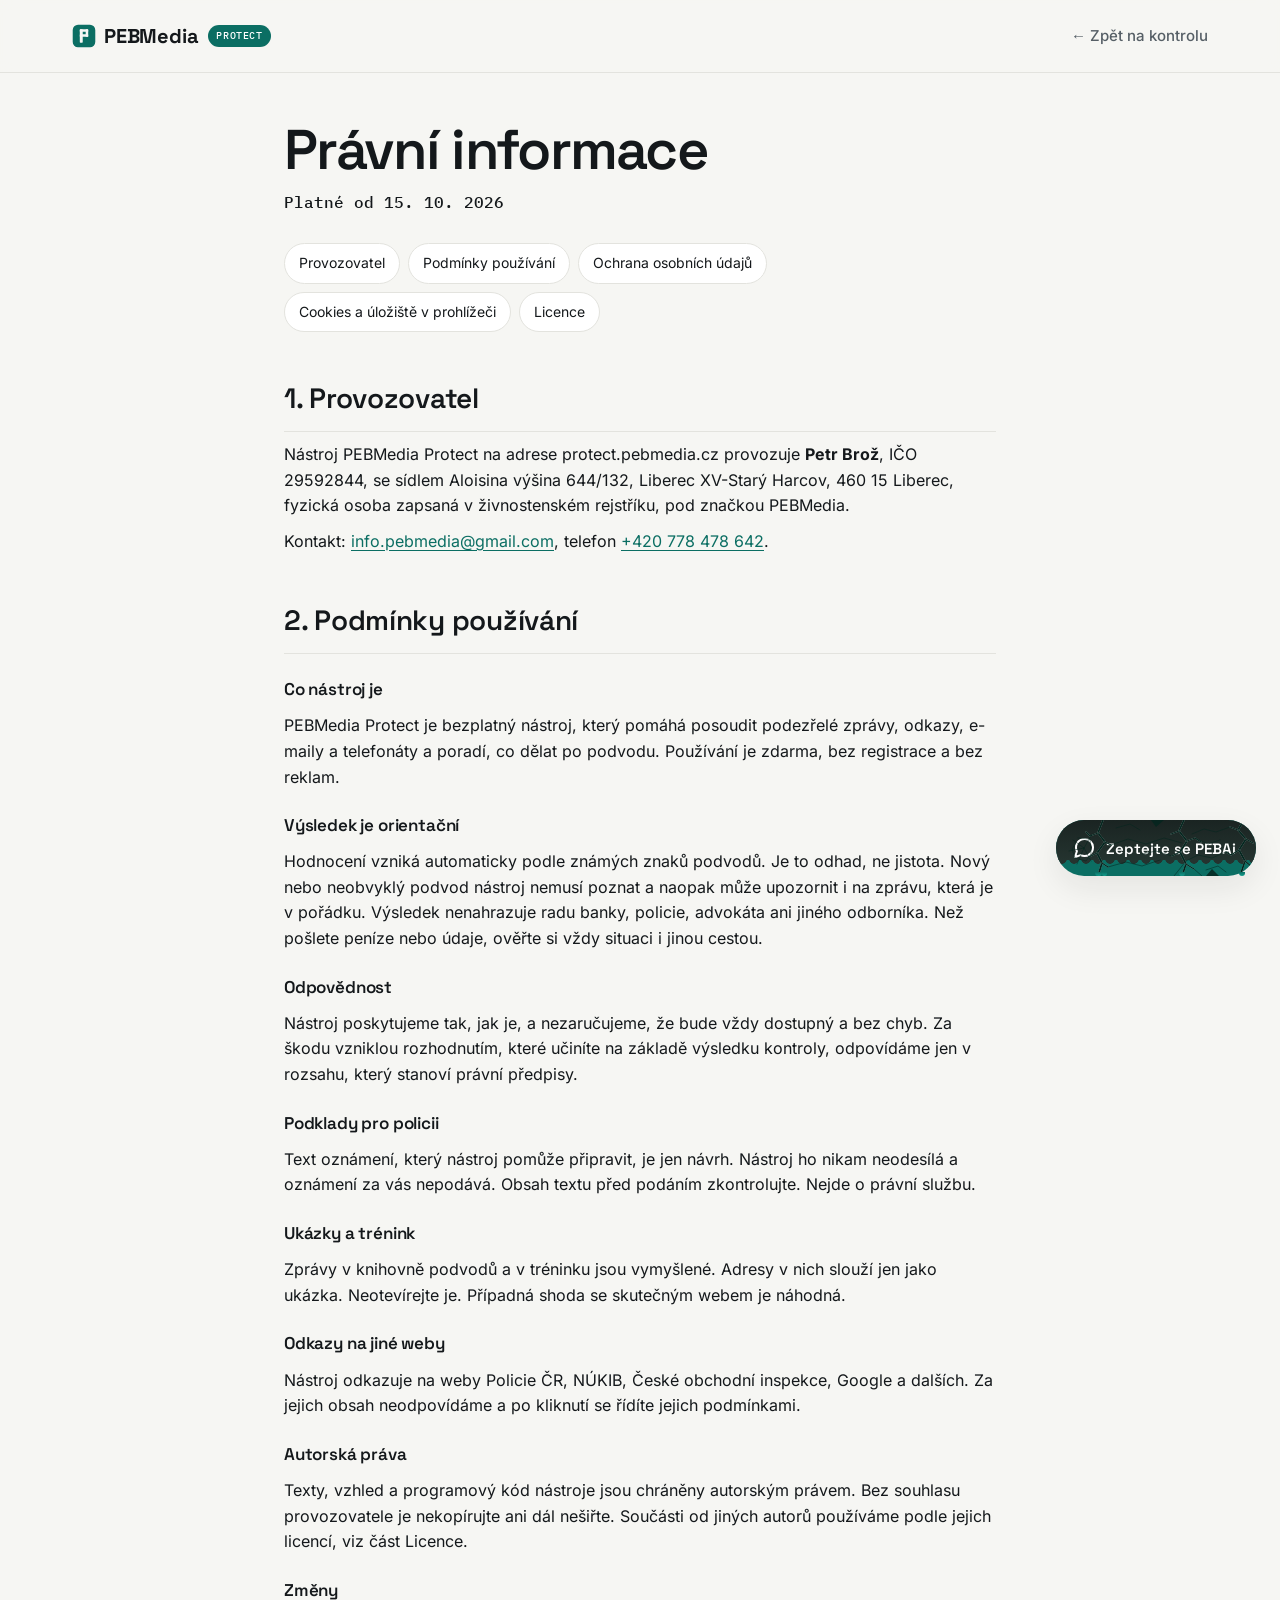
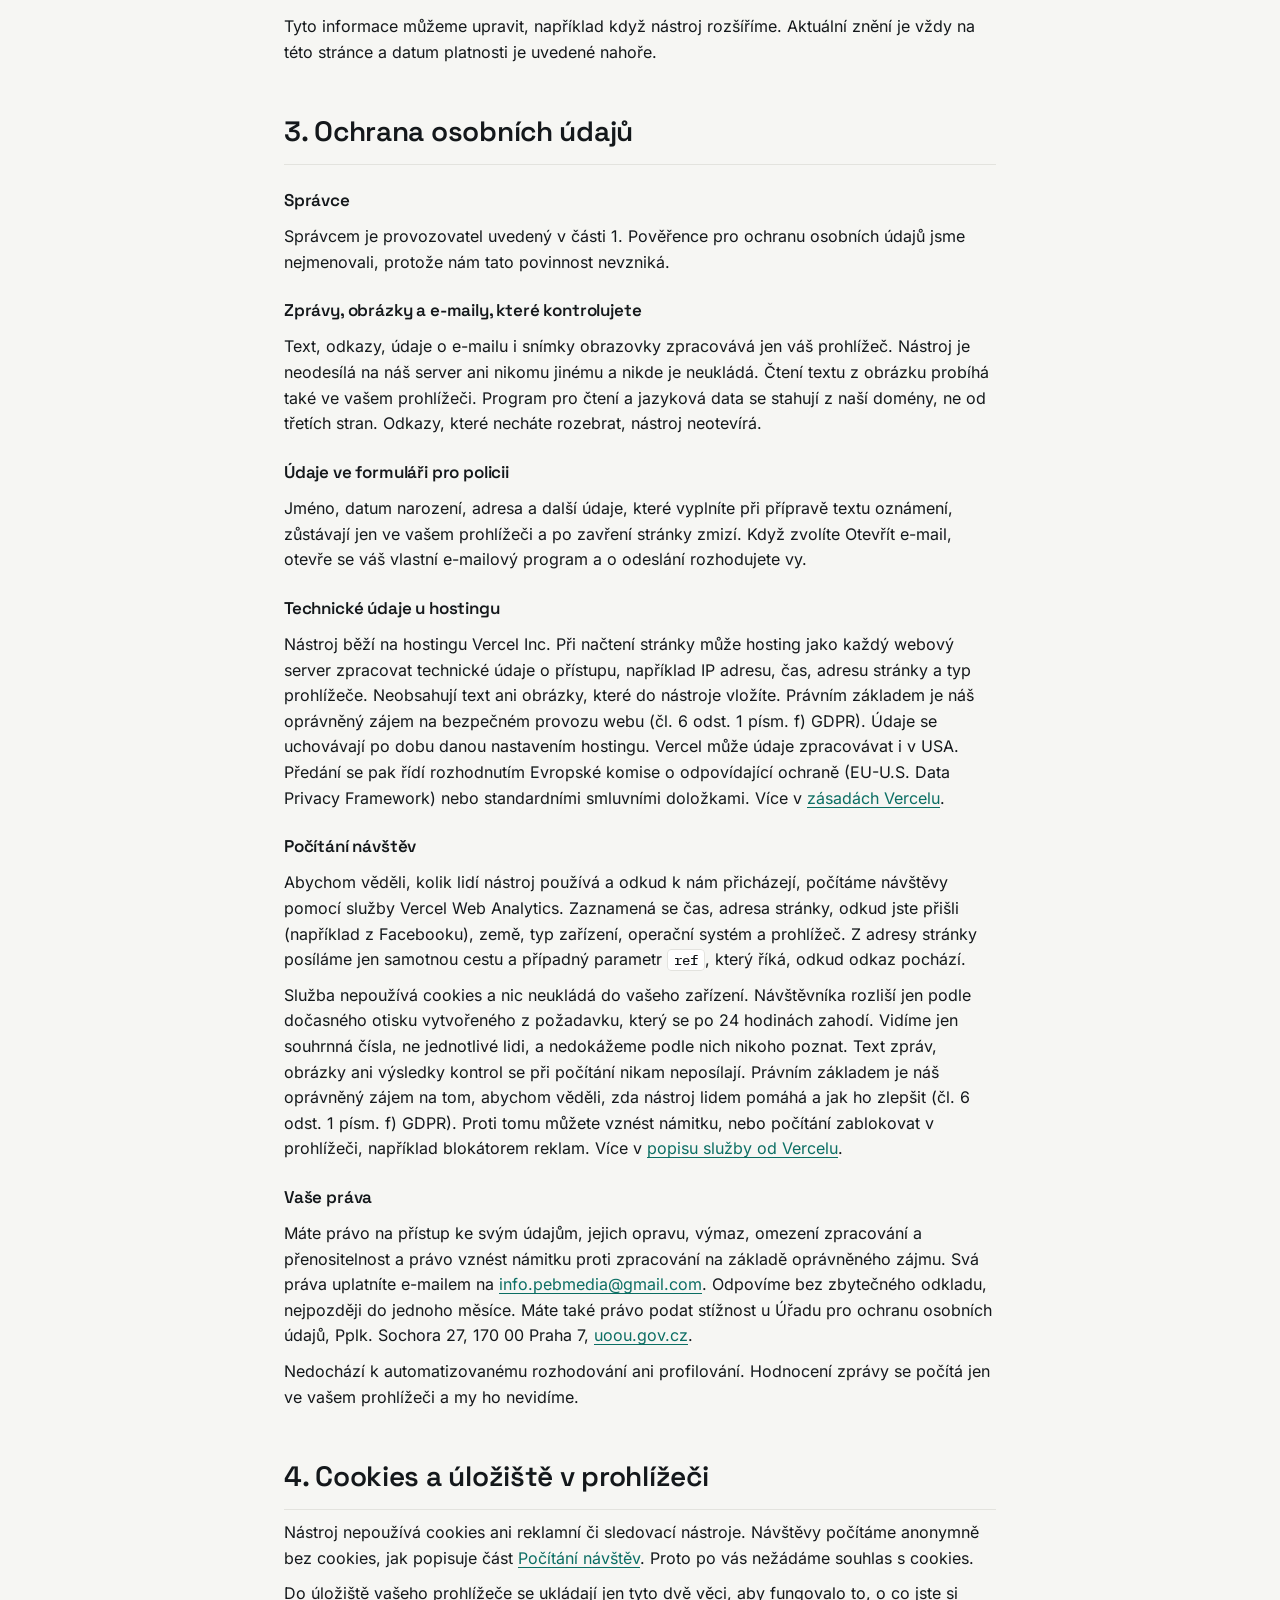
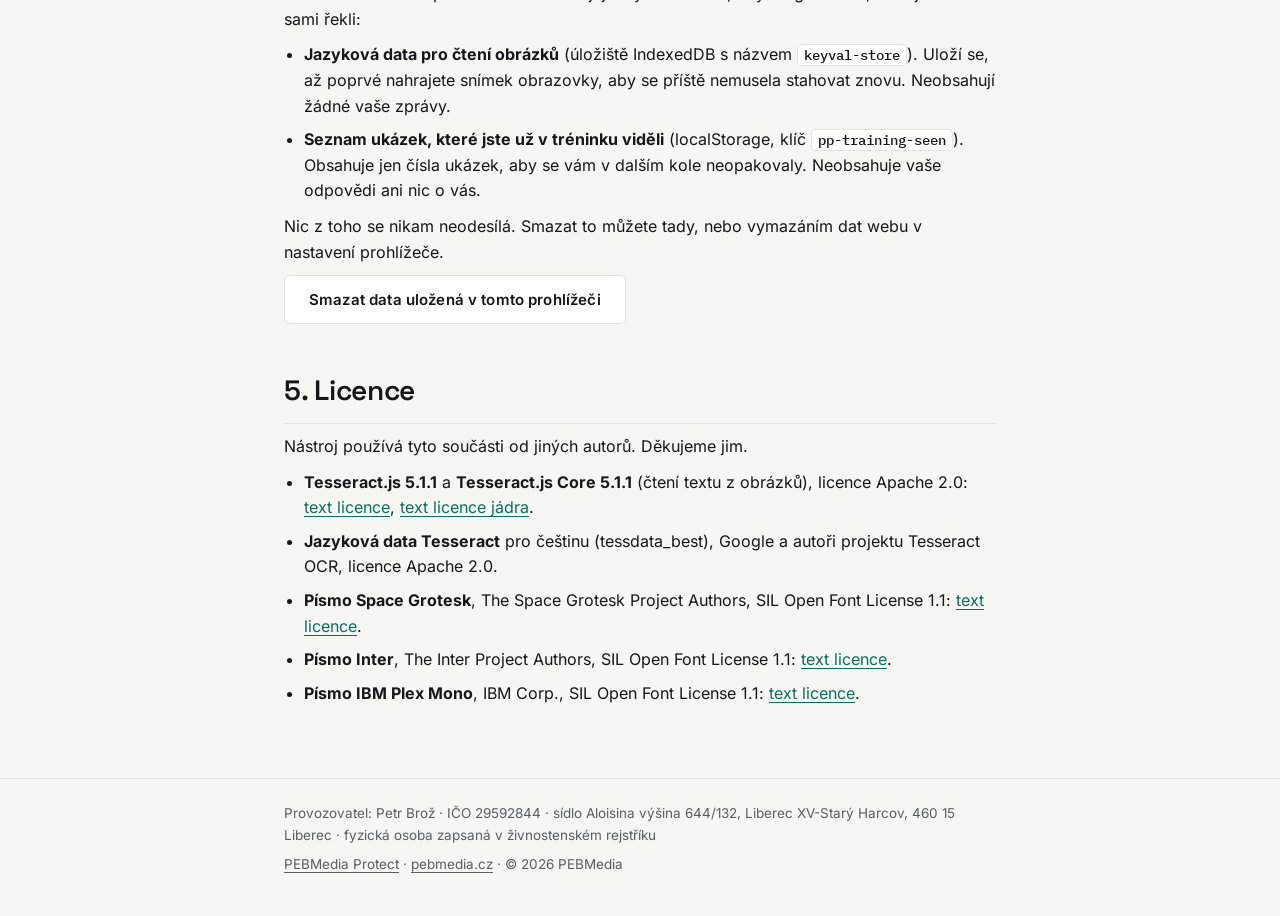
<file: pravni-informace.html>
<!doctype html>
<html lang="cs">
<head>
<meta charset="utf-8">
<meta name="viewport" content="width=device-width, initial-scale=1, viewport-fit=cover">
<title>Právní informace | PEBMedia Protect</title>
<meta name="description" content="Provozovatel, podmínky používání, ochrana soukromí a licence nástroje PEBMedia Protect.">
<meta name="theme-color" content="#F6F6F3">
<link rel="icon" href="data:image/svg+xml,%3Csvg xmlns='http://www.w3.org/2000/svg' viewBox='0 0 400 400'%3E%3Crect x='12' y='12' width='376' height='376' rx='88' fill='%230B6E63'/%3E%3Crect x='130' y='88' width='49' height='224' rx='10' fill='%23F6F6F3'/%3E%3Crect x='130' y='88' width='140' height='42' rx='10' fill='%23F6F6F3'/%3E%3Crect x='228' y='88' width='42' height='126' rx='10' fill='%23F6F6F3'/%3E%3Crect x='130' y='172' width='140' height='42' rx='10' fill='%23F6F6F3'/%3E%3C/svg%3E">
<link rel="stylesheet" href="assets/fonts.css">
<link rel="stylesheet" href="assets/style.css">
<link rel="stylesheet" href="assets/pebai.css">
</head>
<body class="legal-page">
<svg class="sprite" width="0" height="0" aria-hidden="true">
  <symbol id="logoMarkP" viewBox="0 0 400 400">
    <rect x="12" y="12" width="376" height="376" rx="88" fill="#0B6E63"/>
    <rect x="130" y="88" width="49" height="224" rx="10" fill="#F6F6F3"/>
    <rect x="130" y="88" width="140" height="42" rx="10" fill="#F6F6F3"/>
    <rect x="228" y="88" width="42" height="126" rx="10" fill="#F6F6F3"/>
    <rect x="130" y="172" width="140" height="42" rx="10" fill="#F6F6F3"/>
  </symbol>
</svg>

<header class="site-header">
  <div class="header-inner">
    <a class="logo" href="./" aria-label="PEBMedia Protect, úvod">
      <span class="logo-mark"><svg viewBox="0 0 400 400"><use href="#logoMarkP"/></svg></span>
      <span>PEBMedia</span>
      <span class="logo-tag">Protect</span>
    </a>
    <a class="legal-back" href="./">← Zpět na kontrolu</a>
  </div>
</header>

<main class="container legal">
  <h1>Právní informace</h1>
  <p class="legal-date">Platné od 15. 10. 2026</p>

  <nav class="legal-toc" aria-label="Obsah">
    <a href="#provozovatel">Provozovatel</a>
    <a href="#podminky">Podmínky používání</a>
    <a href="#soukromi">Ochrana osobních údajů</a>
    <a href="#ulozeni">Cookies a úložiště v prohlížeči</a>
    <a href="#licence">Licence</a>
  </nav>

  <section id="provozovatel">
    <h2>1. Provozovatel</h2>
    <p>Nástroj PEBMedia Protect na adrese protect.pebmedia.cz provozuje <b>Petr Brož</b>, IČO 29592844, se sídlem Aloisina výšina 644/132, Liberec XV-Starý Harcov, 460 15 Liberec, fyzická osoba zapsaná v živnostenském rejstříku, pod značkou PEBMedia.</p>
    <p>Kontakt: <a href="mailto:info.pebmedia@gmail.com">info.pebmedia@gmail.com</a>, telefon <a href="tel:+420778478642">+420 778 478 642</a>.</p>
  </section>

  <section id="podminky">
    <h2>2. Podmínky používání</h2>
    <h3>Co nástroj je</h3>
    <p>PEBMedia Protect je bezplatný nástroj, který pomáhá posoudit podezřelé zprávy, odkazy, e-maily a telefonáty a poradí, co dělat po podvodu. Používání je zdarma, bez registrace a bez reklam.</p>
    <h3>Výsledek je orientační</h3>
    <p>Hodnocení vzniká automaticky podle známých znaků podvodů. Je to odhad, ne jistota. Nový nebo neobvyklý podvod nástroj nemusí poznat a naopak může upozornit i na zprávu, která je v pořádku. Výsledek nenahrazuje radu banky, policie, advokáta ani jiného odborníka. Než pošlete peníze nebo údaje, ověřte si vždy situaci i jinou cestou.</p>
    <h3>Odpovědnost</h3>
    <p>Nástroj poskytujeme tak, jak je, a nezaručujeme, že bude vždy dostupný a bez chyb. Za škodu vzniklou rozhodnutím, které učiníte na základě výsledku kontroly, odpovídáme jen v rozsahu, který stanoví právní předpisy.</p>
    <h3>Podklady pro policii</h3>
    <p>Text oznámení, který nástroj pomůže připravit, je jen návrh. Nástroj ho nikam neodesílá a oznámení za vás nepodává. Obsah textu před podáním zkontrolujte. Nejde o právní službu.</p>
    <h3>Ukázky a trénink</h3>
    <p>Zprávy v knihovně podvodů a v tréninku jsou vymyšlené. Adresy v nich slouží jen jako ukázka. Neotevírejte je. Případná shoda se skutečným webem je náhodná.</p>
    <h3>Odkazy na jiné weby</h3>
    <p>Nástroj odkazuje na weby Policie ČR, NÚKIB, České obchodní inspekce, Google a dalších. Za jejich obsah neodpovídáme a po kliknutí se řídíte jejich podmínkami.</p>
    <h3>Autorská práva</h3>
    <p>Texty, vzhled a programový kód nástroje jsou chráněny autorským právem. Bez souhlasu provozovatele je nekopírujte ani dál nešiřte. Součásti od jiných autorů používáme podle jejich licencí, viz část Licence.</p>
    <h3>Změny</h3>
    <p>Tyto informace můžeme upravit, například když nástroj rozšíříme. Aktuální znění je vždy na této stránce a datum platnosti je uvedené nahoře.</p>
  </section>

  <section id="soukromi">
    <h2>3. Ochrana osobních údajů</h2>
    <h3>Správce</h3>
    <p>Správcem je provozovatel uvedený v části 1. Pověřence pro ochranu osobních údajů jsme nejmenovali, protože nám tato povinnost nevzniká.</p>
    <h3>Zprávy, obrázky a e-maily, které kontrolujete</h3>
    <p>Text, odkazy, údaje o e-mailu i snímky obrazovky zpracovává jen váš prohlížeč. Nástroj je neodesílá na náš server ani nikomu jinému a nikde je neukládá. Čtení textu z obrázku probíhá také ve vašem prohlížeči. Program pro čtení a jazyková data se stahují z naší domény, ne od třetích stran. Odkazy, které necháte rozebrat, nástroj neotevírá.</p>
    <h3>Údaje ve formuláři pro policii</h3>
    <p>Jméno, datum narození, adresa a další údaje, které vyplníte při přípravě textu oznámení, zůstávají jen ve vašem prohlížeči a po zavření stránky zmizí. Když zvolíte Otevřít e-mail, otevře se váš vlastní e-mailový program a o odeslání rozhodujete vy.</p>
    <h3>Technické údaje u hostingu</h3>
    <p>Nástroj běží na hostingu Vercel Inc. Při načtení stránky může hosting jako každý webový server zpracovat technické údaje o přístupu, například IP adresu, čas, adresu stránky a typ prohlížeče. Neobsahují text ani obrázky, které do nástroje vložíte. Právním základem je náš oprávněný zájem na bezpečném provozu webu (čl. 6 odst. 1 písm. f) GDPR). Údaje se uchovávají po dobu danou nastavením hostingu. Vercel může údaje zpracovávat i v USA. Předání se pak řídí rozhodnutím Evropské komise o odpovídající ochraně (EU-U.S. Data Privacy Framework) nebo standardními smluvními doložkami. Více v <a href="https://vercel.com/legal/privacy-policy" target="_blank" rel="noopener">zásadách Vercelu</a>.</p>
    <h3>Počítání návštěv</h3>
    <p>Abychom věděli, kolik lidí nástroj používá a odkud k nám přicházejí, počítáme návštěvy pomocí služby Vercel Web Analytics. Zaznamená se čas, adresa stránky, odkud jste přišli (například z Facebooku), země, typ zařízení, operační systém a prohlížeč. Z adresy stránky posíláme jen samotnou cestu a případný parametr <code>ref</code>, který říká, odkud odkaz pochází.</p>
    <p>Služba nepoužívá cookies a nic neukládá do vašeho zařízení. Návštěvníka rozliší jen podle dočasného otisku vytvořeného z požadavku, který se po 24 hodinách zahodí. Vidíme jen souhrnná čísla, ne jednotlivé lidi, a nedokážeme podle nich nikoho poznat. Text zpráv, obrázky ani výsledky kontrol se při počítání nikam neposílají. Právním základem je náš oprávněný zájem na tom, abychom věděli, zda nástroj lidem pomáhá a jak ho zlepšit (čl. 6 odst. 1 písm. f) GDPR). Proti tomu můžete vznést námitku, nebo počítání zablokovat v prohlížeči, například blokátorem reklam. Více v <a href="https://vercel.com/docs/analytics/privacy-policy" target="_blank" rel="noopener">popisu služby od Vercelu</a>.</p>
    <h3>Vaše práva</h3>
    <p>Máte právo na přístup ke svým údajům, jejich opravu, výmaz, omezení zpracování a přenositelnost a právo vznést námitku proti zpracování na základě oprávněného zájmu. Svá práva uplatníte e-mailem na <a href="mailto:info.pebmedia@gmail.com">info.pebmedia@gmail.com</a>. Odpovíme bez zbytečného odkladu, nejpozději do jednoho měsíce. Máte také právo podat stížnost u Úřadu pro ochranu osobních údajů, Pplk. Sochora 27, 170 00 Praha 7, <a href="https://uoou.gov.cz" target="_blank" rel="noopener">uoou.gov.cz</a>.</p>
    <p>Nedochází k automatizovanému rozhodování ani profilování. Hodnocení zprávy se počítá jen ve vašem prohlížeči a my ho nevidíme.</p>
  </section>

  <section id="ulozeni">
    <h2>4. Cookies a úložiště v prohlížeči</h2>
    <p>Nástroj nepoužívá cookies ani reklamní či sledovací nástroje. Návštěvy počítáme anonymně bez cookies, jak popisuje část <a href="#soukromi">Počítání návštěv</a>. Proto po vás nežádáme souhlas s cookies.</p>
    <p>Do úložiště vašeho prohlížeče se ukládají jen tyto dvě věci, aby fungovalo to, o co jste si sami řekli:</p>
    <ul>
      <li><b>Jazyková data pro čtení obrázků</b> (úložiště IndexedDB s názvem <code>keyval-store</code>). Uloží se, až poprvé nahrajete snímek obrazovky, aby se příště nemusela stahovat znovu. Neobsahují žádné vaše zprávy.</li>
      <li><b>Seznam ukázek, které jste už v tréninku viděli</b> (localStorage, klíč <code>pp-training-seen</code>). Obsahuje jen čísla ukázek, aby se vám v dalším kole neopakovaly. Neobsahuje vaše odpovědi ani nic o vás.</li>
    </ul>
    <p>Nic z toho se nikam neodesílá. Smazat to můžete tady, nebo vymazáním dat webu v nastavení prohlížeče.</p>
    <p class="legal-actions"><button type="button" class="btn btn-secondary" id="clear-storage">Smazat data uložená v tomto prohlížeči</button> <span id="clear-msg" role="status"></span></p>
  </section>

  <section id="licence">
    <h2>5. Licence</h2>
    <p>Nástroj používá tyto součásti od jiných autorů. Děkujeme jim.</p>
    <ul>
      <li><b>Tesseract.js 5.1.1</b> a <b>Tesseract.js Core 5.1.1</b> (čtení textu z obrázků), licence Apache 2.0: <a href="assets/licence/Apache-2.0-tesseract.js.txt">text licence</a>, <a href="assets/licence/Apache-2.0-tesseract-core.txt">text licence jádra</a>.</li>
      <li><b>Jazyková data Tesseract</b> pro češtinu (tessdata_best), Google a autoři projektu Tesseract OCR, licence Apache 2.0.</li>
      <li><b>Písmo Space Grotesk</b>, The Space Grotesk Project Authors, SIL Open Font License 1.1: <a href="assets/licence/OFL-space-grotesk.txt">text licence</a>.</li>
      <li><b>Písmo Inter</b>, The Inter Project Authors, SIL Open Font License 1.1: <a href="assets/licence/OFL-inter.txt">text licence</a>.</li>
      <li><b>Písmo IBM Plex Mono</b>, IBM Corp., SIL Open Font License 1.1: <a href="assets/licence/OFL-ibm-plex-mono.txt">text licence</a>.</li>
    </ul>
  </section>
</main>

<footer class="legal-footer">
  <div class="container">
    <p>Provozovatel: Petr Brož · IČO 29592844 · sídlo Aloisina výšina 644/132, Liberec XV-Starý Harcov, 460 15 Liberec · fyzická osoba zapsaná v živnostenském rejstříku</p>
    <p><a href="./">PEBMedia Protect</a> · <a href="https://pebmedia.cz">pebmedia.cz</a> · © 2026 PEBMedia</p>
  </div>
</footer>
<script src="assets/legal.js"></script>
<script src="assets/pebai.js"></script>
<script src="assets/stats.js"></script>
</body>
</html>
</file>
<file: assets/fonts.css>
/* Písma hostovaná přímo na pebmedia.cz (ne z Google Fonts) — návštěvníkům se tak
   nepředává IP adresa Googlu (GDPR). Licence: SIL Open Font License 1.1.
   Jen sady latin + latin-ext (čeština). Vygenerováno z fonts.googleapis.com. */

/* IBM Plex Mono 500 latin-ext */
@font-face {
  font-family: 'IBM Plex Mono';
  font-style: normal;
  font-weight: 500;
  font-display: swap;
  src: url(fonts/ibm-plex-mono-latin-ext-0.woff2) format('woff2');
  unicode-range: U+0100-02BA, U+02BD-02C5, U+02C7-02CC, U+02CE-02D7, U+02DD-02FF, U+0304, U+0308, U+0329, U+1D00-1DBF, U+1E00-1E9F, U+1EF2-1EFF, U+2020, U+20A0-20AB, U+20AD-20C0, U+2113, U+2C60-2C7F, U+A720-A7FF;
}

/* IBM Plex Mono 500 latin */
@font-face {
  font-family: 'IBM Plex Mono';
  font-style: normal;
  font-weight: 500;
  font-display: swap;
  src: url(fonts/ibm-plex-mono-latin-1.woff2) format('woff2');
  unicode-range: U+0000-00FF, U+0131, U+0152-0153, U+02BB-02BC, U+02C6, U+02DA, U+02DC, U+0304, U+0308, U+0329, U+2000-206F, U+20AC, U+2122, U+2191, U+2193, U+2212, U+2215, U+FEFF, U+FFFD;
}

/* IBM Plex Mono 600 latin-ext */
@font-face {
  font-family: 'IBM Plex Mono';
  font-style: normal;
  font-weight: 600;
  font-display: swap;
  src: url(fonts/ibm-plex-mono-latin-ext-2.woff2) format('woff2');
  unicode-range: U+0100-02BA, U+02BD-02C5, U+02C7-02CC, U+02CE-02D7, U+02DD-02FF, U+0304, U+0308, U+0329, U+1D00-1DBF, U+1E00-1E9F, U+1EF2-1EFF, U+2020, U+20A0-20AB, U+20AD-20C0, U+2113, U+2C60-2C7F, U+A720-A7FF;
}

/* IBM Plex Mono 600 latin */
@font-face {
  font-family: 'IBM Plex Mono';
  font-style: normal;
  font-weight: 600;
  font-display: swap;
  src: url(fonts/ibm-plex-mono-latin-3.woff2) format('woff2');
  unicode-range: U+0000-00FF, U+0131, U+0152-0153, U+02BB-02BC, U+02C6, U+02DA, U+02DC, U+0304, U+0308, U+0329, U+2000-206F, U+20AC, U+2122, U+2191, U+2193, U+2212, U+2215, U+FEFF, U+FFFD;
}

/* Inter 400 latin-ext */
@font-face {
  font-family: 'Inter';
  font-style: normal;
  font-weight: 400;
  font-display: swap;
  src: url(fonts/inter-latin-ext-4.woff2) format('woff2');
  unicode-range: U+0100-02BA, U+02BD-02C5, U+02C7-02CC, U+02CE-02D7, U+02DD-02FF, U+0304, U+0308, U+0329, U+1D00-1DBF, U+1E00-1E9F, U+1EF2-1EFF, U+2020, U+20A0-20AB, U+20AD-20C0, U+2113, U+2C60-2C7F, U+A720-A7FF;
}

/* Inter 400 latin */
@font-face {
  font-family: 'Inter';
  font-style: normal;
  font-weight: 400;
  font-display: swap;
  src: url(fonts/inter-latin-5.woff2) format('woff2');
  unicode-range: U+0000-00FF, U+0131, U+0152-0153, U+02BB-02BC, U+02C6, U+02DA, U+02DC, U+0304, U+0308, U+0329, U+2000-206F, U+20AC, U+2122, U+2191, U+2193, U+2212, U+2215, U+FEFF, U+FFFD;
}

/* Inter 500 latin-ext */
@font-face {
  font-family: 'Inter';
  font-style: normal;
  font-weight: 500;
  font-display: swap;
  src: url(fonts/inter-latin-ext-4.woff2) format('woff2');
  unicode-range: U+0100-02BA, U+02BD-02C5, U+02C7-02CC, U+02CE-02D7, U+02DD-02FF, U+0304, U+0308, U+0329, U+1D00-1DBF, U+1E00-1E9F, U+1EF2-1EFF, U+2020, U+20A0-20AB, U+20AD-20C0, U+2113, U+2C60-2C7F, U+A720-A7FF;
}

/* Inter 500 latin */
@font-face {
  font-family: 'Inter';
  font-style: normal;
  font-weight: 500;
  font-display: swap;
  src: url(fonts/inter-latin-5.woff2) format('woff2');
  unicode-range: U+0000-00FF, U+0131, U+0152-0153, U+02BB-02BC, U+02C6, U+02DA, U+02DC, U+0304, U+0308, U+0329, U+2000-206F, U+20AC, U+2122, U+2191, U+2193, U+2212, U+2215, U+FEFF, U+FFFD;
}

/* Inter 600 latin-ext */
@font-face {
  font-family: 'Inter';
  font-style: normal;
  font-weight: 600;
  font-display: swap;
  src: url(fonts/inter-latin-ext-4.woff2) format('woff2');
  unicode-range: U+0100-02BA, U+02BD-02C5, U+02C7-02CC, U+02CE-02D7, U+02DD-02FF, U+0304, U+0308, U+0329, U+1D00-1DBF, U+1E00-1E9F, U+1EF2-1EFF, U+2020, U+20A0-20AB, U+20AD-20C0, U+2113, U+2C60-2C7F, U+A720-A7FF;
}

/* Inter 600 latin */
@font-face {
  font-family: 'Inter';
  font-style: normal;
  font-weight: 600;
  font-display: swap;
  src: url(fonts/inter-latin-5.woff2) format('woff2');
  unicode-range: U+0000-00FF, U+0131, U+0152-0153, U+02BB-02BC, U+02C6, U+02DA, U+02DC, U+0304, U+0308, U+0329, U+2000-206F, U+20AC, U+2122, U+2191, U+2193, U+2212, U+2215, U+FEFF, U+FFFD;
}

/* Inter 700 latin-ext */
@font-face {
  font-family: 'Inter';
  font-style: normal;
  font-weight: 700;
  font-display: swap;
  src: url(fonts/inter-latin-ext-4.woff2) format('woff2');
  unicode-range: U+0100-02BA, U+02BD-02C5, U+02C7-02CC, U+02CE-02D7, U+02DD-02FF, U+0304, U+0308, U+0329, U+1D00-1DBF, U+1E00-1E9F, U+1EF2-1EFF, U+2020, U+20A0-20AB, U+20AD-20C0, U+2113, U+2C60-2C7F, U+A720-A7FF;
}

/* Inter 700 latin */
@font-face {
  font-family: 'Inter';
  font-style: normal;
  font-weight: 700;
  font-display: swap;
  src: url(fonts/inter-latin-5.woff2) format('woff2');
  unicode-range: U+0000-00FF, U+0131, U+0152-0153, U+02BB-02BC, U+02C6, U+02DA, U+02DC, U+0304, U+0308, U+0329, U+2000-206F, U+20AC, U+2122, U+2191, U+2193, U+2212, U+2215, U+FEFF, U+FFFD;
}

/* Space Grotesk 500 latin-ext */
@font-face {
  font-family: 'Space Grotesk';
  font-style: normal;
  font-weight: 500;
  font-display: swap;
  src: url(fonts/space-grotesk-latin-ext-6.woff2) format('woff2');
  unicode-range: U+0100-02BA, U+02BD-02C5, U+02C7-02CC, U+02CE-02D7, U+02DD-02FF, U+0304, U+0308, U+0329, U+1D00-1DBF, U+1E00-1E9F, U+1EF2-1EFF, U+2020, U+20A0-20AB, U+20AD-20C0, U+2113, U+2C60-2C7F, U+A720-A7FF;
}

/* Space Grotesk 500 latin */
@font-face {
  font-family: 'Space Grotesk';
  font-style: normal;
  font-weight: 500;
  font-display: swap;
  src: url(fonts/space-grotesk-latin-7.woff2) format('woff2');
  unicode-range: U+0000-00FF, U+0131, U+0152-0153, U+02BB-02BC, U+02C6, U+02DA, U+02DC, U+0304, U+0308, U+0329, U+2000-206F, U+20AC, U+2122, U+2191, U+2193, U+2212, U+2215, U+FEFF, U+FFFD;
}

/* Space Grotesk 600 latin-ext */
@font-face {
  font-family: 'Space Grotesk';
  font-style: normal;
  font-weight: 600;
  font-display: swap;
  src: url(fonts/space-grotesk-latin-ext-6.woff2) format('woff2');
  unicode-range: U+0100-02BA, U+02BD-02C5, U+02C7-02CC, U+02CE-02D7, U+02DD-02FF, U+0304, U+0308, U+0329, U+1D00-1DBF, U+1E00-1E9F, U+1EF2-1EFF, U+2020, U+20A0-20AB, U+20AD-20C0, U+2113, U+2C60-2C7F, U+A720-A7FF;
}

/* Space Grotesk 600 latin */
@font-face {
  font-family: 'Space Grotesk';
  font-style: normal;
  font-weight: 600;
  font-display: swap;
  src: url(fonts/space-grotesk-latin-7.woff2) format('woff2');
  unicode-range: U+0000-00FF, U+0131, U+0152-0153, U+02BB-02BC, U+02C6, U+02DA, U+02DC, U+0304, U+0308, U+0329, U+2000-206F, U+20AC, U+2122, U+2191, U+2193, U+2212, U+2215, U+FEFF, U+FFFD;
}

/* Space Grotesk 700 latin-ext */
@font-face {
  font-family: 'Space Grotesk';
  font-style: normal;
  font-weight: 700;
  font-display: swap;
  src: url(fonts/space-grotesk-latin-ext-6.woff2) format('woff2');
  unicode-range: U+0100-02BA, U+02BD-02C5, U+02C7-02CC, U+02CE-02D7, U+02DD-02FF, U+0304, U+0308, U+0329, U+1D00-1DBF, U+1E00-1E9F, U+1EF2-1EFF, U+2020, U+20A0-20AB, U+20AD-20C0, U+2113, U+2C60-2C7F, U+A720-A7FF;
}

/* Space Grotesk 700 latin */
@font-face {
  font-family: 'Space Grotesk';
  font-style: normal;
  font-weight: 700;
  font-display: swap;
  src: url(fonts/space-grotesk-latin-7.woff2) format('woff2');
  unicode-range: U+0000-00FF, U+0131, U+0152-0153, U+02BB-02BC, U+02C6, U+02DA, U+02DC, U+0304, U+0308, U+0329, U+2000-206F, U+20AC, U+2122, U+2191, U+2193, U+2212, U+2215, U+FEFF, U+FFFD;
}
</file>
<file: assets/style.css>
/* ==========================================================================
   PEBMedia Protect
   Vychází z design systému pebmedia.cz: teplá offwhite plocha, inkoustově černý text
   a hlavní akce, jeden hluboký teal jako akcent. Space Grotesk / Inter / IBM Plex Mono.
   Signaturní prvek PEBMedia: rohové "technické" závorky, tady kolem zkoumané zprávy.
   Stejně jako hlavní web jen ve světlém provedení.
   ========================================================================== */

:root {
  --bg: #F6F6F3;
  --surface: #FFFFFF;
  --ink: #14181B;
  --ink-soft: #565F66;
  --ink-faint: #656C72;
  --border: #E3E3DE;
  --border-strong: #8E8E87;
  --accent: #0B6E63;
  --accent-ink: #063E38;
  --accent-tint: #E6EFEC;
  --accent-bright: #7EE0C3;
  --danger: #B23B3B;
  --danger-tint: #F7E7E5;
  --warn: #8F5B00;
  --warn-tint: #F6ECD8;

  --font-display: 'Space Grotesk', 'Inter', system-ui, sans-serif;
  --font-body: 'Inter', -apple-system, BlinkMacSystemFont, 'Segoe UI', sans-serif;
  --font-mono: 'IBM Plex Mono', ui-monospace, Consolas, monospace;

  --radius-s: 6px;
  --radius-m: 12px;
  --radius-l: 16px;
  --shadow-s: 0 1px 2px rgba(20, 24, 27, 0.04), 0 1px 1px rgba(20, 24, 27, 0.03);
  --shadow-m: 0 12px 32px rgba(20, 24, 27, 0.08);
  --ease: cubic-bezier(0.16, 1, 0.3, 1);
  color-scheme: light;
}

* { box-sizing: border-box; }
html { -webkit-text-size-adjust: 100%; }
body {
  margin: 0;
  background: var(--bg);
  color: var(--ink);
  font-family: var(--font-body);
  font-size: 16px;
  line-height: 1.6;
  -webkit-font-smoothing: antialiased;
}
h1, h2, h3 { font-family: var(--font-display); font-weight: 600; margin: 0; letter-spacing: -0.01em; text-wrap: balance; }
p { margin: 0; }
a { color: var(--accent); text-underline-offset: 3px; }
a:hover { color: var(--accent-ink); }
button { font-family: inherit; }
:focus-visible { outline: 2px solid var(--accent); outline-offset: 3px; border-radius: 4px; }
::selection { background: var(--accent); color: #fff; }
svg { flex: none; }
[hidden] { display: none !important; }
.sprite { position: absolute; width: 0; height: 0; overflow: hidden; }
.sr { position: absolute; width: 1px; height: 1px; overflow: hidden; clip: rect(0 0 0 0); white-space: nowrap; }

.container { width: 100%; max-width: 760px; margin: 0 auto; padding-inline: 24px; }
@media (max-width: 520px) { .container { padding-inline: 16px; } }

/* Malé technické popisky jako na pebmedia.cz */
.mono-label, .eyebrow {
  font-family: var(--font-mono); font-size: 13px; font-weight: 500;
  letter-spacing: 0.07em; text-transform: uppercase; color: var(--ink-soft);
}
.eyebrow { display: inline-flex; align-items: center; gap: 8px; color: var(--accent-ink); }
.dot { width: 6px; height: 6px; border-radius: 50%; background: var(--accent); display: inline-block; flex: none; }
.dot-red { background: var(--danger); }

/* ---------------------------------- Hlavička ---------------------------------- */
.site-header {
  position: sticky; top: env(safe-area-inset-top, 0px); z-index: 50;
  background: rgba(246, 246, 243, 0.86);
  -webkit-backdrop-filter: blur(10px); backdrop-filter: blur(10px);
  border-bottom: 1px solid var(--border);
}
.header-inner {
  max-width: 1200px; margin: 0 auto; padding: 0 32px; height: 72px;
  display: flex; align-items: center; justify-content: space-between; gap: 16px;
}
@media (max-width: 520px) { .header-inner { padding: 0 16px; height: 64px; } }
.logo {
  font-family: var(--font-display); font-weight: 700; font-size: 20px; letter-spacing: -0.01em;
  display: flex; align-items: center; gap: 8px; color: var(--ink); text-decoration: none;
}
.logo:hover { color: var(--ink); }
.logo-mark { width: 24px; height: 24px; display: inline-flex; }
.logo-mark svg { width: 100%; height: 100%; }
.logo-tag {
  font-family: var(--font-mono); font-weight: 500; font-size: 10px; letter-spacing: 0.06em; text-transform: uppercase;
  background: var(--accent); color: #fff; padding: 3px 8px; border-radius: 100px; margin-left: 2px;
}
.main-nav {
  display: flex; gap: 2px; padding: 4px; border: 1px solid var(--border); border-radius: 100px;
  background: rgba(255, 255, 255, 0.6);
}
.main-nav a {
  padding: 7px 14px; border-radius: 100px; font-size: 14px; font-weight: 500; color: var(--ink-soft);
  text-decoration: none; white-space: nowrap; transition: color .25s var(--ease), background .25s var(--ease);
}
.main-nav a:hover { color: var(--ink); }
.main-nav a[aria-current="page"] { color: var(--ink); background: var(--accent-tint); }
.main-nav .short { display: none; }
@media (max-width: 860px) {
  .main-nav .long { display: none; }
  .main-nav .short { display: inline; }
}
@media (max-width: 700px) {
  .header-inner { flex-wrap: wrap; height: auto; padding-block: 10px; row-gap: 10px; }
  .main-nav { width: 100%; display: grid; grid-template-columns: repeat(3, 1fr); }
  .main-nav a { text-align: center; padding: 8px 6px; font-size: 13.5px; }
}

/* ---------------------------------- Úvod ---------------------------------- */
.hero { padding-block: 64px 24px; }
.hero-sm { padding-bottom: 28px; }
.hero h1 {
  font-size: clamp(44px, 9vw, 76px); line-height: 1.02; letter-spacing: -0.035em; font-weight: 600;
  margin-top: 18px;
}
.hero-text { color: var(--ink-soft); font-size: 18px; max-width: 34em; margin-top: 16px; }
@media (max-width: 520px) { .hero { padding-top: 40px; } .hero-text { font-size: 16.5px; } }

/* Pole pro zprávu s technickými rohy */
.composer {
  position: relative; margin-top: 36px;
  background: var(--surface); border: 1px solid var(--border); border-radius: var(--radius-m);
  box-shadow: var(--shadow-m); transition: border-color .2s var(--ease);
}
.composer:focus-within, .composer.over { border-color: var(--ink); }
.composer.over { background: var(--accent-tint); }
.corner { position: absolute; width: 18px; height: 18px; border-color: var(--accent); pointer-events: none; }
.corner.tl { top: -7px; left: -7px; border-top: 2px solid; border-left: 2px solid; }
.corner.br { bottom: -7px; right: -7px; border-bottom: 2px solid; border-right: 2px solid; }
.composer textarea {
  display: block; width: 100%; border: 0; background: transparent; color: var(--ink);
  font: inherit; font-size: 17px; line-height: 1.55; padding: 20px 22px 10px; resize: vertical; min-height: 150px;
}
.composer textarea:focus { outline: none; }
.composer textarea::placeholder { color: var(--ink-soft); opacity: 1; }
::placeholder { color: var(--ink-soft); opacity: 1; }
.composer-bar {
  display: flex; justify-content: space-between; align-items: center; gap: 10px; flex-wrap: wrap;
  padding: 10px 10px 10px 12px; border-top: 1px solid var(--border);
}

/* Tlačítka podle pebmedia.cz */
.btn {
  display: inline-flex; align-items: center; justify-content: center; gap: 8px;
  padding: 14px 24px; min-height: 48px; border-radius: var(--radius-s); border: 1px solid transparent;
  font-weight: 600; font-size: 15px; letter-spacing: 0.01em; cursor: pointer; white-space: nowrap;
  transition: transform .14s var(--ease), background .2s var(--ease), border-color .2s var(--ease), color .2s var(--ease);
}
.btn:hover { transform: translateY(-1px); }
.btn .arrow { transition: transform .2s var(--ease); }
.btn:hover .arrow { transform: translateX(3px); }
.btn-primary { background: var(--ink); color: #fff; }
.btn-primary:hover { background: var(--accent-ink); }
.btn-accent { background: var(--accent); color: #fff; }
.btn-accent:hover { background: var(--accent-ink); }
.btn-secondary { background: var(--surface); border-color: var(--border); color: var(--ink); }
.btn-secondary:hover { border-color: var(--ink); }
.btn-ghost {
  display: inline-flex; align-items: center; gap: 8px; padding: 10px 12px; border: 0; border-radius: var(--radius-s);
  background: none; color: var(--ink-soft); font-weight: 500; font-size: 14.5px; cursor: pointer;
}
.btn-ghost svg { width: 20px; height: 20px; fill: none; stroke: currentColor; stroke-width: 1.7; stroke-linejoin: round; }
.btn-ghost:hover { color: var(--ink); background: var(--bg); }
.link {
  font: inherit; color: var(--ink-soft); background: none; border: 0; padding: 0; cursor: pointer;
  font-size: 15px; font-weight: 500; text-decoration: underline; text-underline-offset: 3px;
  min-height: 44px; display: inline-flex; align-items: center;
}
.link:hover { color: var(--ink); }

.facts { list-style: none; margin: 22px 0 0; padding: 0; display: flex; flex-wrap: wrap; gap: 8px 22px; }
.facts li { display: flex; align-items: center; gap: 8px; font-size: 14px; color: var(--ink-soft); }

.try { margin-top: 44px; padding-top: 24px; border-top: 1px solid var(--border); }
.try-row { display: flex; flex-wrap: wrap; gap: 8px; margin-top: 12px; }
.chip {
  font: inherit; font-size: 14px; font-weight: 500; cursor: pointer; color: var(--ink);
  background: var(--surface); border: 1px solid var(--border); border-radius: 100px; padding: 8px 15px;
  transition: border-color .2s var(--ease), background .2s var(--ease);
}
.chip:hover { border-color: var(--accent); background: var(--accent-tint); }

.ocr { display: flex; gap: 12px; align-items: center; margin: 4px 22px 12px; }
.ocr img { width: 48px; height: 48px; object-fit: cover; border-radius: var(--radius-s); border: 1px solid var(--border); }
.ocr-body { flex: 1; min-width: 0; }
.ocr-body p { font-size: 14px; font-weight: 600; margin-bottom: 6px; }
.ocr-note { margin: 0 22px 12px; font-size: 14px; color: var(--ink-soft); }
.progress { height: 4px; border-radius: 999px; background: var(--bg); overflow: hidden; }
.progress i { display: block; width: 0; height: 100%; border-radius: inherit; background: var(--accent); transition: width .4s var(--ease); }

/* ---------------------------------- Výsledek ---------------------------------- */
#result { padding-block: 32px 0; }
.back { margin-bottom: 20px; }

/* Verdikt jako tmavý box z kalkulačky na pebmedia.cz */
.verdict { background: var(--ink); color: #fff; border-radius: var(--radius-l); padding: 26px 28px 24px; }
.verdict-top { display: flex; justify-content: space-between; align-items: center; gap: 12px; flex-wrap: wrap; }
.verdict .mono-label { color: rgba(255, 255, 255, 0.55); }
.risk {
  display: inline-flex; align-items: center; gap: 7px; padding: 4px 11px; border-radius: 100px;
  font-family: var(--font-mono); font-size: 12.5px; font-weight: 600; letter-spacing: 0.05em; text-transform: uppercase;
}
.risk::before { content: ""; width: 7px; height: 7px; border-radius: 50%; background: currentColor; }
.risk.high { background: #FBE3E0; color: var(--danger); }
.risk.mid { background: #F8EDD6; color: var(--warn); }
.risk.low { background: var(--accent-tint); color: var(--accent); }
.verdict h1 { font-size: clamp(30px, 6vw, 44px); line-height: 1.08; letter-spacing: -0.025em; margin-top: 18px; }
.verdict p { color: rgba(255, 255, 255, 0.78); font-size: 16.5px; margin-top: 10px; max-width: 34em; }
.meter { display: grid; grid-template-columns: repeat(3, 1fr); gap: 6px; margin-top: 22px; }
.meter i { height: 4px; border-radius: 999px; background: rgba(255, 255, 255, 0.14); }
.meter.low i:nth-child(-n+1) { background: var(--accent-bright); }
.meter.mid i:nth-child(-n+2) { background: #F2B451; }
.meter.high i { background: #FF8A80; }
.meter-legend { display: grid; grid-template-columns: repeat(3, 1fr); margin-top: 8px; font-family: var(--font-mono); font-size: 12px; letter-spacing: 0.05em; text-transform: uppercase; color: rgba(255, 255, 255, 0.7); }
.meter-legend span:nth-child(2) { text-align: center; }
.meter-legend span:nth-child(3) { text-align: right; }

.block { margin-top: 44px; }
.block h2 { font-size: clamp(24px, 4vw, 30px); margin-top: 10px; }
.block-text { color: var(--ink-soft); margin-top: 8px; margin-bottom: 18px; max-width: 36em; }
.block > .mono-label + .specimen, .block > .mono-label + .reasons { margin-top: 14px; }

/* Zkoumaná zpráva v technickém rámu */
.specimen {
  position: relative; margin-top: 14px; padding: 22px 24px;
  background: var(--surface); border: 1px solid var(--border); border-radius: var(--radius-m);
  font-size: 17px; line-height: 1.85; white-space: pre-wrap; overflow-wrap: anywhere; max-height: 380px; overflow: auto;
}
.specimen-wrap { position: relative; }
.specimen-wrap .corner { z-index: 1; }
.hl { background: none; color: inherit; border-radius: 3px; padding: 1px 2px; text-decoration-line: underline; text-decoration-thickness: 2px; text-underline-offset: 5px; }
.hl.high { background: var(--danger-tint); text-decoration-color: var(--danger); }
.hl.mid { background: var(--warn-tint); text-decoration-color: var(--warn); }
.hl.low, .hl.info { text-decoration-color: var(--border-strong); text-decoration-style: dotted; }
.hl.ok { background: var(--accent-tint); text-decoration-color: var(--accent); }
.hl sup {
  display: inline-grid; place-items: center; min-width: 18px; height: 18px; padding: 0 4px; margin-left: 3px; border-radius: 4px;
  font-family: var(--font-mono); font-size: 10.5px; font-weight: 600; line-height: 1; vertical-align: 0.5em;
  background: var(--ink); color: #fff;
}
.hl.high sup { background: var(--danger); }
.hl.mid sup { background: var(--warn); }
.hl.ok sup { background: var(--accent); }
.hl.low sup, .hl.info sup { background: var(--ink-faint); }
.fake { background: var(--danger); color: #fff; border-radius: 3px; padding: 0 1px; }

/* Seznam důvodů jako řádky služeb na pebmedia.cz */
.reasons { list-style: none; margin: 18px 0 0; padding: 0; border-top: 1px solid var(--border); }
.reason { display: grid; grid-template-columns: 44px 1fr; gap: 14px; padding: 18px 0; border-bottom: 1px solid var(--border); }
.reason > div { min-width: 0; }
.reason .num { font-family: var(--font-mono); font-size: 14px; font-weight: 600; color: var(--ink-faint); padding-top: 2px; }
.reason.high .num { color: var(--danger); }
.reason.mid .num { color: var(--warn); }
.reason.ok .num { color: var(--accent); }
.reason h3 { font-size: 19px; }
.reason p { color: var(--ink-soft); font-size: 15.5px; margin-top: 4px; }
.domain {
  display: block; margin-top: 12px; padding: 10px 12px; border-radius: var(--radius-s);
  background: var(--bg); border: 1px solid var(--border);
  font-family: var(--font-mono); font-size: 14px; overflow-wrap: anywhere;
}
.domain .dim { color: var(--ink-faint); }
.domain .main { color: var(--ink); font-weight: 600; }
.domain-note { font-size: 14px !important; }
.domain-note code { font-family: var(--font-mono); font-size: 13px; color: var(--ink); }
.more { list-style: none; margin: 10px 0 0; padding: 0; display: flex; flex-wrap: wrap; gap: 6px; }
.more li {
  font-family: var(--font-mono); font-size: 11.5px; letter-spacing: 0.03em; text-transform: uppercase;
  color: var(--ink-soft); background: var(--surface); border: 1px solid var(--border); border-radius: 100px; padding: 3px 10px;
}
.none { color: var(--ink-soft); margin-top: 16px; }

/* Otázky ve stylu kalkulačky */
.card { background: var(--surface); border: 1px solid var(--border); border-radius: var(--radius-l); }
.quiz { margin-top: 14px; overflow: hidden; }
.quiz-head { display: flex; align-items: center; gap: 14px; padding: 14px 22px; border-bottom: 1px solid var(--border); }
.quiz-head .mono-label { white-space: nowrap; }
.quiz-head .progress { flex: 1; max-width: 220px; }
.quiz-body { padding: 22px 22px 22px; }
.quiz-q { font-family: var(--font-display); font-weight: 600; font-size: 23px; line-height: 1.25; letter-spacing: -0.015em; }
.opts { display: grid; grid-template-columns: repeat(auto-fit, minmax(min(100%, 150px), 1fr)); gap: 8px; margin-top: 16px; }
.opt {
  font: inherit; font-weight: 500; font-size: 15px; text-align: left; cursor: pointer; color: var(--ink);
  background: var(--bg); border: 1.5px solid transparent; border-radius: var(--radius-m); padding: 14px 16px; min-height: 52px;
  transition: border-color .2s var(--ease), background .2s var(--ease), transform .2s var(--ease);
}
.opt:hover { border-color: var(--accent); background: var(--surface); transform: translateY(-2px); }
.answered { list-style: none; margin: 0; padding: 0 22px; }
.answered li { display: flex; flex-wrap: wrap; align-items: baseline; gap: 2px 10px; padding: 12px 0; border-bottom: 1px solid var(--border); font-size: 15px; }
.answered .q { color: var(--ink-soft); }
.answered .a { font-weight: 600; }
.answered .note {
  flex-basis: 100%; margin-top: 8px; padding: 10px 14px; border-radius: var(--radius-m);
  background: var(--accent-tint); color: var(--ink); font-size: 14.5px;
}
.quiz-done { padding: 18px 22px; color: var(--ink-soft); font-size: 15px; }

.steps { list-style: none; margin: 14px 0 0; padding: 0; counter-reset: s; border-top: 1px solid var(--border); }
.steps li { counter-increment: s; display: grid; grid-template-columns: 44px 1fr; gap: 14px; padding: 14px 0; border-bottom: 1px solid var(--border); }
.steps li::before { content: counter(s, decimal-leading-zero); font-family: var(--font-mono); font-size: 14px; font-weight: 600; color: var(--accent); padding-top: 1px; }

.callout {
  margin-top: 24px; padding: 18px 20px; border-radius: var(--radius-l);
  background: var(--danger-tint); border: 1px solid rgba(178, 59, 59, 0.22);
  display: flex; flex-wrap: wrap; gap: 14px; align-items: center; justify-content: space-between;
}
.callout p { font-weight: 600; flex: 1 1 240px; }
.disclaimer { font-size: 14.5px; color: var(--ink-soft); margin-top: 28px; }

/* ---------------------------------- Pomoc ---------------------------------- */
.alarm {
  display: grid; gap: 8px; padding: 22px 24px; border-radius: var(--radius-l);
  background: var(--danger-tint); border: 1px solid rgba(178, 59, 59, 0.22);
}
.alarm .mono-label { color: var(--danger); }
.alarm p { font-size: 16.5px; }
.big-num { font-family: var(--font-display); font-size: 22px; color: var(--danger); margin-left: 4px; }

.acc { margin-top: 18px; border-top: 1px solid var(--border); }
.acc details { border-bottom: 1px solid var(--border); }
.acc summary {
  cursor: pointer; list-style: none; padding: 20px 4px; display: flex; justify-content: space-between; align-items: center; gap: 16px;
  font-family: var(--font-display); font-weight: 600; font-size: 19px; letter-spacing: -0.01em;
  transition: color .2s var(--ease);
}
.acc summary::-webkit-details-marker { display: none; }
.acc summary:hover { color: var(--accent); }
.acc summary::after {
  content: "+"; flex: none; width: 32px; height: 32px; display: grid; place-items: center;
  border: 1px solid var(--border); border-radius: 50%; background: var(--surface);
  font-family: var(--font-body); font-size: 18px; font-weight: 400; color: var(--ink); transition: transform .3s var(--ease);
}
.acc details[open] summary::after { transform: rotate(45deg); }
.acc .inner { padding: 0 4px 22px; }
.acc ol { list-style: none; margin: 0; padding: 0; counter-reset: s; display: grid; gap: 14px; }
.acc li { counter-increment: s; display: grid; grid-template-columns: 36px 1fr; gap: 10px; }
.acc li::before { content: counter(s, decimal-leading-zero); font-family: var(--font-mono); font-size: 13px; font-weight: 600; color: var(--accent); padding-top: 3px; }
.acc li b { display: block; font-weight: 600; }
.acc li span { color: var(--ink-soft); font-size: 15px; }
.acc .tip { margin-top: 16px; padding: 12px 14px; border-radius: var(--radius-m); background: var(--surface); border: 1px solid var(--border); font-size: 14.5px; color: var(--ink-soft); }

.report { display: grid; gap: 18px; padding: 24px; }
.cols { display: grid; grid-template-columns: repeat(2, minmax(0, 1fr)); gap: 14px; }
@media (max-width: 560px) { .cols { grid-template-columns: 1fr; } .report { padding: 18px; } }
.field { display: grid; gap: 6px; min-width: 0; }
.field label, .checks legend { font-size: 14px; font-weight: 600; }
input[type="text"], select, .field textarea {
  width: 100%; font: inherit; font-size: 15.5px; color: var(--ink); background: var(--bg);
  border: 1px solid var(--border); border-radius: var(--radius-s); padding: 11px 13px;
  transition: border-color .2s var(--ease), background .2s var(--ease);
}
.field textarea { resize: vertical; }
input:focus, select:focus, .field textarea:focus { outline: none; border-color: var(--ink); background: var(--surface); }
.checks { border: 0; margin: 0; padding: 0; display: grid; min-width: 0; grid-template-columns: repeat(2, minmax(0, 1fr)); gap: 8px; }
@media (max-width: 560px) { .checks { grid-template-columns: 1fr; } }
.checks legend { margin-bottom: 8px; padding: 0; }
.check {
  display: flex; gap: 10px; align-items: center; cursor: pointer; padding: 11px 13px; font-size: 14.5px;
  border: 1px solid var(--border); border-radius: var(--radius-m); background: var(--surface);
  transition: border-color .15s var(--ease), background .15s var(--ease);
}
.check:hover { border-color: var(--border-strong); }
.check:has(input:checked) { border-color: var(--accent); background: var(--accent-tint); }
.check input { width: 18px; height: 18px; margin: 0; accent-color: var(--accent); }
.out { display: grid; gap: 12px; border-top: 1px solid var(--border); padding-top: 18px; }
.out pre {
  margin: 0; white-space: pre-wrap; overflow-wrap: anywhere; font-family: var(--font-mono); font-size: 13px; line-height: 1.65;
  background: var(--bg); border: 1px solid var(--border); border-radius: var(--radius-m); padding: 16px; max-height: 420px; overflow: auto;
}
.row { display: flex; gap: 12px; align-items: center; flex-wrap: wrap; }
.copied { color: var(--accent); font-weight: 600; font-size: 14px; }
.note { font-size: 14px; color: var(--ink-soft); }


/* ---------------------------------- Dotaz na nahlášení ---------------------------------- */
.report-ask {
  margin-top: 16px; padding: 20px 22px; border-radius: var(--radius-l);
  background: var(--surface); border: 1px solid var(--border); box-shadow: var(--shadow-s);
  display: flex; flex-wrap: wrap; gap: 16px 24px; align-items: center; justify-content: space-between;
}
.report-ask > div:first-child { flex: 1 1 300px; min-width: 0; }
.report-ask-q { font-family: var(--font-display); font-weight: 600; font-size: 21px; letter-spacing: -0.01em; margin-top: 6px; }
.report-ask-sub { color: var(--ink-soft); font-size: 15px; margin-top: 4px; }
.report-ask-btns { display: flex; gap: 8px; flex-wrap: wrap; }
.report-ask.is-done { background: var(--accent-tint); border-color: rgba(11, 110, 99, 0.2); box-shadow: none; }
.report-ask.is-done p { flex: 1 1 300px; font-size: 15px; }

/* ---------------------------------- Nahlásit pokus ---------------------------------- */
.police-cta {
  margin-top: 8px; padding: 28px; border-radius: var(--radius-l); background: var(--ink); color: #F6F6F3;
  display: flex; flex-wrap: wrap; gap: 20px 32px; align-items: flex-end; justify-content: space-between;
}
#view-help .police-cta { margin-top: 44px; }
.police-cta > div { flex: 1 1 320px; min-width: 0; }
.police-cta .mono-label { color: var(--accent-bright); }
.police-cta h2 { font-size: clamp(24px, 4vw, 30px); margin-top: 10px; }
.police-cta p:not(.mono-label) { color: rgba(246, 246, 243, 0.72); margin-top: 8px; max-width: 34em; }
.btn-light { background: #F6F6F3; color: var(--ink); text-decoration: none; }
.btn-light:hover { background: #fff; color: var(--ink); }

.ways { display: grid; grid-template-columns: repeat(2, minmax(0, 1fr)); gap: 12px; margin-top: 18px; }
@media (max-width: 600px) { .ways { grid-template-columns: 1fr; } }
.way {
  background: var(--surface); border: 1px solid var(--border); border-radius: var(--radius-m);
  padding: 20px; display: flex; flex-direction: column; gap: 6px;
}
.way-tag { font-family: var(--font-mono); font-size: 12.5px; letter-spacing: 0.08em; text-transform: uppercase; color: var(--accent); }
.way h3 { font-size: 19px; }
.way p:not(.way-tag) { color: var(--ink-soft); font-size: 15px; }
.way code, .send code { font-family: var(--font-mono); font-size: 13px; background: var(--bg); border: 1px solid var(--border); border-radius: 4px; padding: 1px 6px; color: var(--ink); }
.num-big { font-family: var(--font-display); font-size: 18px; color: var(--ink); }
.way-link { margin-top: auto; padding-top: 8px; font-weight: 600; font-size: 14.5px; color: var(--accent); text-decoration: none; }
.way-link:hover { color: var(--accent-ink); text-decoration: underline; }
.note-src { font-size: 14px; color: var(--ink-faint); margin-top: 16px; max-width: 46em; }

/* ---------------------------------- Okno s oznámením ---------------------------------- */
.modal {
  width: min(720px, calc(100% - 24px)); max-height: min(92vh, 900px); padding: 0; border: 0;
  border-radius: 20px; background: var(--bg); color: var(--ink); box-shadow: 0 24px 80px rgba(20, 24, 27, 0.35);
  overflow: hidden;
}
.modal[open] { display: flex; flex-direction: column; animation: modal-in .35s var(--ease); }
.modal::backdrop { background: rgba(20, 24, 27, 0.55); -webkit-backdrop-filter: blur(4px); backdrop-filter: blur(4px); }
@keyframes modal-in { from { opacity: 0; transform: translateY(16px) scale(.98); } to { opacity: 1; transform: none; } }
.modal-head {
  display: flex; justify-content: space-between; align-items: flex-start; gap: 16px;
  padding: 20px 22px 16px; background: var(--surface); border-bottom: 1px solid var(--border);
}
.modal-head h2 { font-size: 24px; margin-top: 6px; }
.modal-close {
  flex: none; width: 38px; height: 38px; display: grid; place-items: center; cursor: pointer;
  border: 1px solid var(--border); border-radius: 50%; background: var(--surface); color: var(--ink);
  transition: background .2s var(--ease), transform .3s var(--ease);
}
.modal-close:hover { background: var(--bg); transform: rotate(90deg); }
.modal-close svg { width: 16px; height: 16px; fill: none; stroke: currentColor; stroke-width: 2; stroke-linecap: round; }
.modal-body { overflow-y: auto; padding: 20px 22px 26px; display: grid; gap: 22px; }
.modal-intro { color: var(--ink-soft); font-size: 15px; }
.step { border: 0; margin: 0; padding: 0; display: grid; gap: 14px; min-width: 0; }
.step legend { padding: 0; margin-bottom: 12px; font-family: var(--font-display); font-weight: 600; font-size: 19px; display: flex; align-items: baseline; gap: 10px; }
.step-num { font-family: var(--font-mono); font-size: 13px; font-weight: 600; color: var(--accent); }
.hint { font-size: 14px; color: var(--ink-soft); }
.field-wide { grid-column: 1 / -1; }
@media (max-width: 560px) { .field-wide { grid-column: auto; } .modal-body, .modal-head { padding-inline: 16px; } }
.seg { display: grid; grid-template-columns: repeat(2, minmax(0, 1fr)); gap: 8px; }
@media (max-width: 560px) { .seg { grid-template-columns: 1fr; } }
.seg-opt {
  display: flex; gap: 10px; align-items: center; cursor: pointer; padding: 12px 14px; font-size: 14.5px; font-weight: 500;
  border: 1.5px solid var(--border); border-radius: var(--radius-m); background: var(--surface);
}
.seg-opt:has(input:checked) { border-color: var(--accent); background: var(--accent-tint); }
.seg-opt input { accent-color: var(--accent); margin: 0; width: 18px; height: 18px; }
.checks-title { grid-column: 1 / -1; font-size: 14px; font-weight: 600; }
.modal-actions { display: flex; }
.modal .out { gap: 12px; }
.send-title { margin-top: 10px; }
.send { list-style: none; margin: 0; padding: 0; counter-reset: s; display: grid; gap: 10px; }
.send li {
  counter-increment: s; display: grid; gap: 4px; padding: 14px 16px 14px 52px; position: relative;
  background: var(--surface); border: 1px solid var(--border); border-radius: var(--radius-m); font-size: 14.5px;
}
.send li::before { content: counter(s, decimal-leading-zero); position: absolute; left: 16px; top: 15px; font-family: var(--font-mono); font-size: 13px; font-weight: 600; color: var(--accent); }
.send li > span { color: var(--ink-soft); }
.send .addr { overflow-wrap: anywhere; }
.send .way-link { padding-top: 4px; }
.small-note { font-size: 14px; color: var(--ink-soft); }


/* ---------------------------------- Přehodnocení ---------------------------------- */
.quiz-head .live { margin-left: auto; font-size: 12px; padding: 3px 9px; }
.reeval { margin: 4px 22px 22px; padding: 18px 20px; border-radius: var(--radius-m); background: var(--bg); border: 1px solid var(--border); display: grid; gap: 8px; animation: reeval-in .5s var(--ease); }
.reeval.high { background: var(--danger-tint); border-color: rgba(178, 59, 59, 0.22); }
.reeval.mid { background: var(--warn-tint); border-color: rgba(143, 91, 0, 0.2); }
.reeval.low { background: var(--accent-tint); border-color: rgba(11, 110, 99, 0.2); }
.reeval-row { display: flex; align-items: center; gap: 10px; flex-wrap: wrap; }
.reeval .is-old { opacity: .55; text-decoration: line-through; }
.reeval-arrow { font-size: 18px; color: var(--ink-soft); }
.reeval-title { font-family: var(--font-display); font-weight: 600; font-size: 21px; letter-spacing: -0.01em; }
.reeval-text { color: var(--ink-soft); font-size: 15px; }
.reeval .link { justify-self: start; }
@keyframes reeval-in { from { opacity: 0; transform: translateY(8px); } to { opacity: 1; transform: none; } }
.verdict.is-updated { animation: verdict-flash 1.2s var(--ease); }
@keyframes verdict-flash { 0% { box-shadow: 0 0 0 0 rgba(126, 224, 195, 0.7); } 100% { box-shadow: 0 0 0 14px rgba(126, 224, 195, 0); } }

/* E-book za výsledkem */
.ebook-card {
  margin-top: 40px; display: flex; gap: 20px; align-items: center; padding: 18px 20px 18px 18px;
  background: var(--surface); border: 1px solid var(--border); border-radius: var(--radius-l);
  color: var(--ink); text-decoration: none; transition: border-color .2s var(--ease), transform .2s var(--ease), box-shadow .2s var(--ease);
}
.ebook-card:hover { color: var(--ink); border-color: var(--accent); transform: translateY(-2px); box-shadow: var(--shadow-m); }
.ebook-card img { flex: none; width: 88px; height: auto; aspect-ratio: 900 / 1277; object-fit: cover; border-radius: 3px 6px 6px 3px; box-shadow: 0 10px 20px rgba(20, 24, 27, 0.25); transform: rotate(-3deg); transition: transform .3s var(--ease); }
.ebook-card:hover img { transform: rotate(0deg); }
.ebook-card-text { display: grid; gap: 4px; min-width: 0; }
.ebook-card-text b { font-family: var(--font-display); font-weight: 600; font-size: 19px; line-height: 1.25; }
.ebook-card-text > span:not(.mono-label):not(.ebook-card-cta) { color: var(--ink-soft); font-size: 14.5px; }
.ebook-card-cta { color: var(--accent); font-weight: 600; font-size: 14.5px; margin-top: 4px; }
.ebook-card .arrow { display: inline-block; transition: transform .2s var(--ease); }
.ebook-card:hover .arrow { transform: translateX(3px); }
@media (max-width: 440px) { .ebook-card { align-items: flex-start; gap: 14px; } .ebook-card img { width: 68px; } }


/* ---------- Stavy OCR, chyby formuláře, upozornění (audit 2026-10) ---------- */
.ocr-detail { font-size: 14px; color: var(--ink-soft); margin: -2px 0 8px; font-weight: 400; }
.ocr-note { margin: 0 22px 14px; font-size: 15px; color: var(--ink-soft); }
.ocr-note.is-error { color: var(--danger); background: var(--danger-tint); border-radius: var(--radius-m); padding: 12px 14px; font-weight: 500; }
.ocr-banner {
  margin-top: 16px; padding: 18px 20px; border-radius: var(--radius-l); display: grid; gap: 10px;
  background: var(--surface); border: 1px solid var(--border); border-left: 4px solid var(--accent);
}
.ocr-banner.is-uncertain { border-left-color: var(--warn); background: var(--warn-tint); }
.ocr-banner p:not(.mono-label) { font-size: 15.5px; }
.ocr-banner textarea {
  width: 100%; font: inherit; font-size: 15.5px; color: var(--ink); background: var(--bg);
  border: 1px solid var(--border); border-radius: var(--radius-s); padding: 11px 13px; resize: vertical;
}
.ocr-banner .btn { justify-self: start; }
.field-err { color: var(--danger); font-size: 14.5px; font-weight: 500; }
.not-sent { padding: 14px 16px; border-radius: var(--radius-m); background: var(--warn-tint); border: 1px solid rgba(143, 91, 0, 0.25); font-size: 15.5px; }
.urgent-tag {
  flex: none; font-family: var(--font-mono); font-size: 12px; font-weight: 600; letter-spacing: 0.05em; text-transform: uppercase;
  color: var(--danger); background: var(--danger-tint); border-radius: 100px; padding: 3px 9px;
}
.acc summary { display: grid; grid-template-columns: 1fr 32px; column-gap: 14px; row-gap: 6px; align-items: center; }
.acc summary .urgent-tag { grid-column: 1; justify-self: start; }
.acc summary .sum-title { grid-column: 1; }
.acc summary::after { grid-column: 2; grid-row: 1 / span 2; align-self: center; }
#verdict-title:focus, #quiz-q:focus, #reeval:focus, #report-out-title:focus { outline: none; }
#quiz-q:focus-visible, #reeval:focus-visible, #report-out-title:focus-visible { outline: 2px solid var(--accent); outline-offset: 4px; }
#verdict-title:focus-visible { outline: 2px solid var(--accent-bright); outline-offset: 4px; }

/* ---------------------------------- Patička ---------------------------------- */
/* Hluboká zelená PEBMedia, světlé písmo, svěží zelená jen jako akcent. */
.site-footer {
  --f-bg: #073F39; --f-ink: #F6F6F3; --f-soft: rgba(246, 246, 243, 0.78); --f-faint: rgba(246, 246, 243, 0.66); --f-line: rgba(246, 246, 243, 0.14);
  margin-top: 96px; background: var(--f-bg); color: var(--f-ink);
  border-radius: 28px 28px 0 0; overflow: hidden;
}
.site-footer .container { max-width: 1100px; }
.site-footer .mono-label { color: var(--accent-bright); }

.footer-cta {
  display: flex; align-items: flex-end; justify-content: space-between; gap: 24px 40px; flex-wrap: wrap;
  padding-block: 64px 48px; border-bottom: 1px solid var(--f-line);
}
.footer-claim {
  font-family: var(--font-display); font-weight: 600; letter-spacing: -0.03em; line-height: 1.02;
  font-size: clamp(34px, 7vw, 68px); margin-top: 14px; text-wrap: balance;
}
.footer-claim span { color: var(--accent-bright); }
.site-footer .btn-light { flex: none; }

/* Všechny sloupce začínají na stejné lince: nadpis sloupce má stejnou výšku jako logo. */
.footer-grid {
  display: grid; grid-template-columns: minmax(0, 1.3fr) minmax(0, 1fr) minmax(0, 1fr) minmax(0, 1.3fr);
  gap: 40px 36px; align-items: start; padding-block: 48px; border-bottom: 1px solid var(--f-line);
}
.site-footer .logo { color: var(--f-ink); min-height: 44px; margin-block: -8px; }
.site-footer .logo:hover { color: #fff; }
.footer-brand p { color: var(--f-soft); font-size: 14.5px; max-width: 290px; margin-top: 12px; }
.footer-col { display: flex; flex-direction: column; align-items: flex-start; }
.footer-col-title {
  font-family: var(--font-mono); font-size: 12.5px; font-weight: 500; text-transform: uppercase; letter-spacing: 0.06em;
  color: var(--accent-bright); height: 28px; display: flex; align-items: center; margin: 0 0 6px;
}
.footer-col a, .footer-col > span { display: block; font-size: 14.5px; color: var(--f-soft); padding: 6px 0; text-decoration: none; transition: color .2s var(--ease); }
.footer-col a:hover { color: #fff; }
.footer-col > span b { color: #FFB4AB; font-family: var(--font-display); font-size: 16px; margin-left: 4px; }

/* Upoutávka na e-book */
.footer-col .footer-book {
  display: flex; gap: 16px; align-items: center; width: 100%; padding: 14px; margin-top: 6px; border-radius: var(--radius-l);
  background: rgba(246, 246, 243, 0.07); border: 1px solid var(--f-line); color: var(--f-ink);
  transition: background .25s var(--ease), border-color .25s var(--ease), transform .25s var(--ease);
}
.footer-col .footer-book:hover { background: rgba(246, 246, 243, 0.11); border-color: rgba(126, 224, 195, 0.45); color: var(--f-ink); transform: translateY(-2px); }
.footer-book-cover {
  flex: none; width: 64px; height: auto; aspect-ratio: 900 / 1277; object-fit: cover; border-radius: 3px 6px 6px 3px;
  box-shadow: 0 10px 22px rgba(0, 0, 0, 0.4), 0 0 0 1px rgba(255, 255, 255, 0.08);
  transform: rotate(-3deg); transition: transform .3s var(--ease);
}
.footer-book:hover .footer-book-cover { transform: rotate(0deg) scale(1.03); }
.footer-book-text { display: grid; gap: 6px; min-width: 0; }
.footer-book-text b { color: var(--f-ink); font-family: var(--font-display); font-weight: 600; font-size: 16.5px; line-height: 1.25; }
.footer-book-link { font-size: 14px; color: var(--accent-bright); }
.footer-book .arrow { display: inline-block; transition: transform .2s var(--ease); }
.footer-book:hover .arrow { transform: translateX(3px); }

.footer-bottom {
  display: flex; justify-content: space-between; align-items: center; gap: 12px 40px; flex-wrap: wrap;
  padding-block: 20px 32px; font-size: 13px; color: var(--f-faint);
}
.footer-bottom p { max-width: 46em; flex: 1 1 320px; }
.footer-legal { display: flex; align-items: center; gap: 4px 20px; flex-wrap: wrap; }
.footer-legal a { color: var(--f-soft); text-decoration: none; display: inline-flex; align-items: center; min-height: 44px; }
.footer-legal a:hover { color: #fff; }
.site-footer :focus-visible { outline-color: var(--accent-bright); }

@media (max-width: 900px) { .footer-grid { grid-template-columns: repeat(2, minmax(0, 1fr)); } }
@media (max-width: 560px) {
  .site-footer { margin-top: 64px; border-radius: 22px 22px 0 0; }
  .footer-cta { padding-block: 44px 36px; }
  .site-footer .footer-cta .btn-light { width: 100%; }
  .footer-grid { grid-template-columns: minmax(0, 1fr); gap: 28px; padding-block: 36px; }
  .footer-bottom { flex-direction: column; align-items: flex-start; }
  .footer-bottom p { flex: none; }
}

@media (prefers-reduced-motion: reduce) {
  *, *::before, *::after { transition-duration: 0.01ms !important; animation-duration: 0.01ms !important; }
}

/* ---------------------------------- Režimy kontroly ---------------------------------- */
.modes-label { margin-top: 32px; }
.modes {
  display: grid; grid-template-columns: repeat(4, minmax(0, 1fr)); gap: 4px; margin-top: 10px; padding: 4px;
  border: 1px solid var(--border); border-radius: var(--radius-m); background: rgba(255, 255, 255, 0.6);
}
.mode {
  font: inherit; font-size: 15px; font-weight: 600; color: var(--ink-soft); cursor: pointer; min-height: 44px;
  background: none; border: 0; border-radius: 8px; padding: 8px 6px;
  transition: color .2s var(--ease), background .2s var(--ease);
}
.mode:hover { color: var(--ink); }
.mode[aria-selected="true"] { background: var(--ink); color: #fff; }
.modes + [role="tabpanel"] .composer, [role="tabpanel"] > .composer { margin-top: 20px; }
@media (max-width: 400px) { .mode { font-size: 14px; padding-inline: 2px; } }

.form-card .form-pad { padding: 20px 22px 16px; display: grid; gap: 12px; }
.form-card .field textarea { min-height: 0; font-size: 15.5px; padding: 11px 13px; resize: vertical; }
.form-card .field textarea:focus { outline: none; border-color: var(--ink); }
.form-card .cols { gap: 12px; }
.more-fields summary { cursor: pointer; font-size: 14.5px; font-weight: 600; color: var(--ink-soft); min-height: 44px; display: flex; align-items: center; }
.more-fields summary:hover { color: var(--ink); }
.more-fields[open] summary { margin-bottom: 6px; }
.more-fields .hint { margin-top: 8px; }
@media (max-width: 520px) { .form-card .form-pad { padding: 16px; } }

/* Rozbor odkazu a odesílatele */
.breakdown, .sender { margin-top: 14px; padding: 20px 22px; }
.breakdown + .breakdown { margin-top: 12px; }
.bd-domain { font-size: 18px; margin: 0 0 14px; overflow-wrap: anywhere; }
.breakdown dl, .sender dl { margin: 0; border-top: 1px solid var(--border); }
.bd-row { display: grid; grid-template-columns: 150px minmax(0, 1fr); gap: 4px 16px; padding: 12px 0; border-bottom: 1px solid var(--border); }
.bd-row dt { font-size: 14px; font-weight: 600; color: var(--ink-soft); }
.bd-row dd { margin: 0; overflow-wrap: anywhere; font-size: 15.5px; }
.bd-row code { font-family: var(--font-mono); font-size: 14px; background: var(--bg); border: 1px solid var(--border); border-radius: 4px; padding: 1px 6px; }
.bd-note { font-size: 14px; color: var(--ink-soft); margin-top: 4px; }
.breakdown .small-note, .sender .small-note { margin-top: 12px; }
.sender + .specimen-wrap .specimen { margin-top: 12px; }
@media (max-width: 520px) { .bd-row { grid-template-columns: 1fr; } .breakdown, .sender { padding: 16px; } }

/* ---------------------------------- Telefonát ---------------------------------- */
.call { margin-top: 20px; }
.call-result { padding: 20px 22px 22px; display: grid; gap: 10px; }
.call-result:focus { outline: none; }
.call-result:focus-visible { outline: 2px solid var(--accent); outline-offset: -4px; }
.call-result .verdict-top .mono-label { color: var(--ink-soft); }
.call-title { font-size: 24px; line-height: 1.2; }
.call-result > p { color: var(--ink-soft); }
.call-result .reasons, .call-result .steps { margin-top: 4px; }
.call-result .callout { margin-top: 6px; }
.call-steps-label { margin-top: 10px; }
.call-actions { display: flex; flex-wrap: wrap; gap: 8px; margin-top: 6px; }
.call-result .disclaimer { margin-top: 6px; }
#call-q:focus, #tr-focus:focus { outline: none; }
#call-q:focus-visible, #tr-focus:focus-visible { outline: 2px solid var(--accent); outline-offset: 4px; }

/* ---------------------------------- Nouzový plán ---------------------------------- */
.sit-list { margin-top: 4px; }
.plan { margin-top: 24px; display: grid; gap: 16px; }
.plan-empty { color: var(--ink-soft); padding: 18px 20px; border: 1px dashed var(--border-strong); border-radius: var(--radius-m); }
.phase { background: var(--surface); border: 1px solid var(--border); border-radius: var(--radius-l); padding: 18px 22px 8px; }
.phase-now { border-color: rgba(178, 59, 59, 0.35); box-shadow: inset 4px 0 0 var(--danger); }
.phase-hour { box-shadow: inset 4px 0 0 var(--warn); }
.phase-later { box-shadow: inset 4px 0 0 var(--accent); }
.phase-head { display: flex; flex-wrap: wrap; align-items: center; gap: 6px 12px; padding-bottom: 10px; border-bottom: 1px solid var(--border); }
.phase-num { font-family: var(--font-mono); font-size: 13px; font-weight: 600; color: var(--ink-soft); }
.phase-head h3 { font-size: 20px; }
.phase-note { font-size: 14px; color: var(--ink-soft); }
.plan-steps { list-style: none; margin: 0; padding: 0; }
.plan-steps li { display: grid; grid-template-columns: 36px 1fr; gap: 10px; padding: 12px 0; border-bottom: 1px solid var(--border); }
.plan-steps li:last-child { border-bottom: 0; }
.plan-n { font-family: var(--font-mono); font-size: 13px; font-weight: 600; color: var(--accent); padding-top: 3px; }
.plan-steps b { display: block; font-weight: 600; }
.plan-steps span:not(.plan-n) { color: var(--ink-soft); font-size: 15px; }
.plan .tip { padding: 12px 14px; border-radius: var(--radius-m); background: var(--surface); border: 1px solid var(--border); font-size: 14.5px; color: var(--ink-soft); }
.prep { padding: 20px 22px; border-radius: var(--radius-l); background: var(--accent-tint); border: 1px solid rgba(11, 110, 99, 0.2); display: grid; gap: 10px; justify-items: start; }
.prep .mono-label { color: var(--accent-ink); }
.prep h3 { font-size: 20px; }
.prep ul { margin: 0; padding-left: 20px; display: grid; gap: 4px; }
@media (max-width: 520px) { .phase, .prep { padding-inline: 16px; } }

/* ---------------------------------- Naučit se ---------------------------------- */
.training .quiz-body { display: grid; gap: 14px; }
.tr-msg { margin-top: 0; max-height: none; font-size: 16.5px; line-height: 1.7; }
.tr-score { margin-left: auto; font-family: var(--font-mono); font-size: 13px; color: var(--ink-soft); white-space: nowrap; }
.tr-feedback { padding: 16px 18px; border-radius: var(--radius-m); display: grid; gap: 6px; }
.tr-feedback.is-right { background: var(--accent-tint); border: 1px solid rgba(11, 110, 99, 0.25); }
.tr-feedback.is-wrong { background: var(--warn-tint); border: 1px solid rgba(143, 91, 0, 0.25); }
.tr-verdict { font-weight: 700; }
.tr-sum { color: var(--ink-soft); }
.training .btn { justify-self: start; }

.lib summary { display: grid; grid-template-columns: 1fr 32px; column-gap: 14px; row-gap: 4px; align-items: center; }
.lib-tag { grid-column: 1; justify-self: start; font-family: var(--font-mono); font-size: 12.5px; letter-spacing: 0.08em; text-transform: uppercase; color: var(--accent); font-weight: 500; }
.lib .inner { display: grid; gap: 12px; }
.lib-desc { color: var(--ink); }
.lib-label { margin-bottom: -4px; }
.lib-ex {
  margin: 0; padding: 14px 16px; background: var(--surface); border: 1px solid var(--border); border-radius: var(--radius-m);
  font-size: 15.5px; overflow-wrap: anywhere;
}
.lib-cols { display: grid; grid-template-columns: repeat(2, minmax(0, 1fr)); gap: 16px; }
.lib-h { font-weight: 600; font-size: 15px; margin-bottom: 4px; }
.lib-cols ul { margin: 0; padding-left: 18px; display: grid; gap: 4px; font-size: 15px; color: var(--ink-soft); }
.lib-cols li { display: list-item; counter-increment: none; }
.lib-cols li::before { content: none; }
.lib-btn { justify-self: start; }
.lib-meta { font-size: 14px; color: var(--ink-soft); margin-top: 16px; }
@media (max-width: 560px) { .lib-cols { grid-template-columns: 1fr; } }

/* Hlavní menu se čtyřmi položkami */
@media (max-width: 700px) { .main-nav { grid-template-columns: repeat(4, minmax(0, 1fr)); } .main-nav a { padding-inline: 2px; font-size: 13px; } }
@media (max-width: 380px) { .main-nav a { font-size: 12px; } }

/* Logo v hlavičce vede zpět na pebmedia.cz: při najetí zmizí štítek Protect a zůstane jen PEBMedia */
.logo-home .logo-tag {
  display: inline-block; max-width: 90px; overflow: hidden; white-space: nowrap;
  transition: max-width .3s var(--ease), opacity .2s var(--ease), padding .3s var(--ease), margin .3s var(--ease);
}
.logo-home:hover .logo-tag, .logo-home:focus-visible .logo-tag { max-width: 0; opacity: 0; padding-inline: 0; margin-left: -8px; }
.logo-home:hover > span:not(.logo-tag):not(.logo-mark) { color: var(--accent); }
@media (prefers-reduced-motion: reduce) { .logo-home .logo-tag { transition: none; } }

/* Odchod na pebmedia.cz: stránka sjede dolů a zespodu vyjede plocha PEBMedia */
body.is-leaving { overflow: hidden; }
body.is-leaving > *:not(.leave-curtain) {
  transition: transform .6s cubic-bezier(0.7, 0, 0.84, 0), opacity .5s ease-in;
  transform: translateY(60vh); opacity: 0;
}
.leave-curtain {
  position: fixed; inset: 0; z-index: 1000; background: var(--bg);
  display: grid; place-items: center; transform: translateY(100%);
  transition: transform .7s cubic-bezier(0.16, 1, 0.3, 1) .25s;
  border-top: 3px solid var(--accent); box-shadow: 0 -24px 60px rgba(20, 24, 27, 0.14);
}
.leave-curtain.is-in { transform: translateY(0); }
.leave-brand {
  display: flex; align-items: center; gap: 14px; opacity: 0; transform: translateY(14px);
  font-family: var(--font-display); font-weight: 700; font-size: clamp(34px, 7vw, 56px); letter-spacing: -0.02em; color: var(--ink);
  transition: opacity .4s ease .65s, transform .5s var(--ease) .65s;
}
.leave-brand .logo-mark { width: 1em; height: 1em; }
.leave-curtain.is-in .leave-brand { opacity: 1; transform: none; }

/* Úvod bez štítku nad nadpisem */
.hero h1:first-child { margin-top: 0; }

/* Malé a otočené telefony */
.plan > *, .lib .inner > *, .phase, .prep { min-width: 0; }
@media (max-width: 420px) {
  .btn { white-space: normal; text-align: center; }
  .lib-btn, .prep .btn, .call-actions .btn { width: 100%; }
}
@media (max-width: 340px) {
  .container { padding-inline: 12px; }
  .header-inner { padding-inline: 12px; }
  .hero h1 { font-size: 40px; }
  .mode { font-size: 13px; }
  .phase, .prep, .breakdown, .sender, .call-result { padding-inline: 14px; }
  .quiz-body, .quiz-head { padding-inline: 14px; }
  .main-nav a { font-size: 11.5px; }
}
/* Telefon na šířku: hlavička nezabírá třetinu obrazovky */
@media (max-height: 500px) and (orientation: landscape) { .site-header { position: static; } }

/* ---------------------------------- Právní informace ---------------------------------- */
.legal-back { font-size: 15px; font-weight: 500; color: var(--ink-soft); text-decoration: none; min-height: 44px; display: inline-flex; align-items: center; }
.legal-back:hover { color: var(--ink); }
.legal { padding-block: 48px 72px; max-width: 760px; }
.legal h1 { font-size: clamp(36px, 7vw, 56px); line-height: 1.05; letter-spacing: -0.03em; }
.legal-date { color: var(--ink-soft); margin-top: 10px; font-family: var(--font-mono); font-size: 13px; }
.legal-toc { display: flex; flex-wrap: wrap; gap: 8px; margin-top: 28px; }
.legal-toc a { font-size: 14px; color: var(--ink); text-decoration: none; background: var(--surface); border: 1px solid var(--border); border-radius: 100px; padding: 8px 14px; min-height: 40px; display: inline-flex; align-items: center; }
.legal-toc a:hover { border-color: var(--accent); background: var(--accent-tint); }
.legal section { margin-top: 44px; scroll-margin-top: 90px; }
.legal h2 { font-size: clamp(22px, 4vw, 28px); padding-bottom: 10px; border-bottom: 1px solid var(--border); }
.legal h3 { font-size: 17px; margin-top: 22px; }
.legal p, .legal li { color: var(--ink); font-size: 16px; }
.legal p { margin-top: 10px; }
.legal ul { margin: 10px 0 0; padding-left: 20px; display: grid; gap: 8px; }
.legal code { font-family: var(--font-mono); font-size: 13.5px; background: var(--surface); border: 1px solid var(--border); border-radius: 4px; padding: 1px 6px; }
.legal-actions { display: flex; flex-wrap: wrap; align-items: center; gap: 12px; }
#clear-msg { color: var(--accent-ink); font-size: 14.5px; }
.legal-footer { border-top: 1px solid var(--border); padding-block: 24px 40px; font-size: 13.5px; color: var(--ink-soft); }
.legal-footer p + p { margin-top: 8px; }
.legal-footer a { color: var(--ink-soft); }
.footer-bottom .footer-operator { flex: 1 1 100%; max-width: none; font-size: 12.5px; color: var(--f-faint); padding-top: 12px; border-top: 1px solid var(--f-line); }
.footer-bottom .footer-operator a { color: var(--f-soft); }

/* ---------------------------------- Výřez fotky před čtením ---------------------------------- */
.composer.is-cropping .composer-bar { display: none; }
.crop { padding: 18px 22px 16px; display: grid; gap: 10px; }
.crop-title { font-family: var(--font-display); font-weight: 600; font-size: 20px; }
.crop-title:focus { outline: none; }
.crop-hint { font-size: 14.5px; color: var(--ink-soft); }
.crop-stage {
  position: relative; justify-self: center; max-width: 100%; touch-action: none; user-select: none; -webkit-user-select: none;
  border-radius: var(--radius-s); overflow: hidden; background: var(--bg); cursor: crosshair;
}
.crop-stage img { display: block; max-width: 100%; max-height: 62vh; width: auto; height: auto; pointer-events: none; }
.crop-box {
  position: absolute; border: 2px solid var(--accent); cursor: move;
  box-shadow: 0 0 0 9999px rgba(20, 24, 27, 0.45);
}
.crop-h { position: absolute; width: 26px; height: 26px; background: var(--surface); border: 2px solid var(--accent); border-radius: 50%; }
.crop-h.nw { left: -13px; top: -13px; cursor: nwse-resize; }
.crop-h.ne { right: -13px; top: -13px; cursor: nesw-resize; }
.crop-h.sw { left: -13px; bottom: -13px; cursor: nesw-resize; }
.crop-h.se { right: -13px; bottom: -13px; cursor: nwse-resize; }
.crop-bar { display: flex; flex-wrap: wrap; gap: 8px; justify-content: flex-end; align-items: center; margin-top: 4px; }
.crop-bar .link { margin-right: auto; }
@media (max-width: 520px) { .crop { padding: 14px; } .crop-bar .btn { flex: 1 1 100%; } .crop-bar .link { margin-right: 0; } }

.beta-tag {
  display: inline-flex; align-items: center; font-family: var(--font-mono); font-size: 11px; font-weight: 500; letter-spacing: .06em; text-transform: uppercase;
  color: var(--warn); background: var(--warn-tint); border: 1px solid rgba(143, 91, 0, 0.25); border-radius: 100px; padding: 3px 9px; white-space: nowrap;
}
.composer-bar .beta-tag { margin-right: auto; }

.ocr-compare { display: grid; grid-template-columns: minmax(0, 180px) minmax(0, 1fr); gap: 12px; align-items: start; }
.ocr-thumb { width: 100%; height: auto; border-radius: var(--radius-s); border: 1px solid var(--border); background: var(--surface); }
@media (max-width: 520px) { .ocr-compare { grid-template-columns: 1fr; } .ocr-thumb { max-height: 220px; object-fit: contain; } }

/* ---------------------------------- Sdílení a zpětná vazba ---------------------------------- */
.share {
  margin-top: 28px; padding: 18px 20px; border-radius: var(--radius-l); background: var(--surface); border: 1px solid var(--border);
  display: flex; flex-wrap: wrap; gap: 14px 20px; align-items: center; justify-content: space-between;
}
.share > div:first-child { flex: 1 1 260px; display: grid; gap: 4px; }
.share-q { font-family: var(--font-display); font-weight: 600; font-size: 19px; }
.share-sub { font-size: 14.5px; color: var(--ink-soft); }
.share-btns { display: flex; flex-direction: column; align-items: flex-start; gap: 6px; }
.share-msg { font-size: 14px; color: var(--accent-ink); }
.feedback {
  margin-top: 18px; padding: 16px 18px; border-radius: var(--radius-m); border: 1px dashed var(--border-strong);
  display: grid; gap: 10px; justify-items: start;
}
.feedback p { font-size: 15px; }
.feedback .check { font-size: 14px; }
@media (max-width: 520px) { .share-btns, .share-btns .btn, .feedback .btn { width: 100%; } }
.feedback a.btn { text-decoration: none; color: var(--ink); }
</file>
<file: assets/pebai.css>
/* PEBAi, AI asistent PEBMedia. Převzato z pebmedia.cz (css/style.css), ať vypadá stejně. */
.help-widget { position: fixed; right: 24px; bottom: 24px; z-index: 150; }

.help-widget-toggle {
  height: 56px; min-width: 56px; padding: 0 20px 0 16px; border-radius: 999px;
  background: var(--accent); color: #fff; border: none; box-shadow: var(--shadow-m);
  display: flex; align-items: center; justify-content: center; gap: 10px;
  font-family: var(--font-display); font-weight: 600; font-size: 15px;
  transition: transform 0.25s var(--ease), background 0.2s var(--ease);
}
.help-widget-toggle:hover { transform: translateY(-2px); background: var(--accent-ink); }
.help-widget-toggle svg { width: 24px; height: 24px; flex-shrink: 0; }
.help-widget-toggle .icon-close { display: none; }
.help-widget.is-open .help-widget-toggle { padding: 0; width: 56px; }
.help-widget.is-open .help-widget-toggle .icon-chat,
.help-widget.is-open .help-widget-toggle-label { display: none; }
.help-widget.is-open .help-widget-toggle .icon-close { display: block; }

.help-widget-panel {
  position: absolute; right: 0; bottom: 72px;
  width: 420px; max-width: calc(100vw - 48px);
  height: min(640px, calc(100vh - 112px));
  background: var(--surface); border: 1px solid var(--border); border-radius: 20px;
  box-shadow: 0 24px 64px -16px rgba(16, 24, 22, 0.28), var(--shadow-m);
  display: flex; flex-direction: column; overflow: hidden;
  opacity: 0; visibility: hidden; transform: translateY(16px) scale(0.98); transform-origin: bottom right;
  transition: opacity 0.25s var(--ease), transform 0.3s var(--ease), visibility 0.25s;
}
.help-widget.is-open .help-widget-panel { opacity: 1; visibility: visible; transform: none; }

.help-widget-header {
  display: flex; align-items: center; gap: 12px; padding: 16px 14px 16px 18px; flex-shrink: 0;
  background: linear-gradient(135deg, var(--accent) 0%, var(--accent-ink) 100%); color: #fff;
}
.help-widget-header-text { flex: 1; min-width: 0; }
.help-widget-header-title { font-family: var(--font-display); font-weight: 700; font-size: 18px; letter-spacing: -0.01em; }
.help-widget-header-sub { font-size: 13px; opacity: 0.85; margin-top: 1px; }
.help-widget-icon-btn {
  width: 36px; height: 36px; flex-shrink: 0; display: grid; place-items: center;
  border: 0; border-radius: 10px; background: transparent; color: #fff;
  transition: background 0.2s var(--ease);
}
.help-widget-icon-btn:hover { background: rgba(255, 255, 255, 0.16); }
.help-widget-icon-btn svg { width: 18px; height: 18px; fill: none; stroke: currentColor; stroke-width: 2; stroke-linecap: round; stroke-linejoin: round; }

.pebai-avatar {
  position: relative; flex-shrink: 0; width: 30px; height: 30px; border-radius: 50%;
  background: var(--accent); display: grid; place-items: center;
}
.pebai-avatar svg { width: 60%; height: 60%; }
.pebai-avatar-lg { width: 42px; height: 42px; background: rgba(255, 255, 255, 0.16); box-shadow: inset 0 0 0 1px rgba(255, 255, 255, 0.25); }
.pebai-online {
  position: absolute; right: -1px; bottom: -1px; width: 12px; height: 12px; border-radius: 50%;
  background: #3DDC97; box-shadow: 0 0 0 2px var(--accent-ink);
}

.help-widget-messages {
  flex: 1; overflow-y: auto; padding: 20px 18px; display: flex; flex-direction: column; gap: 14px;
  background: var(--bg); overscroll-behavior: contain;
}
.help-row { display: flex; align-items: flex-end; gap: 8px; animation: pebai-in 0.28s var(--ease) both; }
.help-row-user { justify-content: flex-end; }
.help-msg { max-width: 82%; padding: 11px 15px; border-radius: 18px; font-size: 15px; line-height: 1.55; overflow-wrap: anywhere; }
.help-msg p { margin: 0; }
.help-msg p + p { margin-top: 8px; }
.help-msg-bot { background: var(--surface); color: var(--ink); border: 1px solid var(--border); border-bottom-left-radius: 6px; }
.help-msg-user { background: var(--accent); color: #fff; border-bottom-right-radius: 6px; }
.help-msg a { color: inherit; text-decoration: underline; text-underline-offset: 2px; word-break: break-word; }
.help-msg-bot a { color: var(--accent); font-weight: 500; }
@keyframes pebai-in { from { opacity: 0; transform: translateY(6px); } to { opacity: 1; transform: none; } }
@media (prefers-reduced-motion: reduce) {
  .help-row { animation: none; }
}

.help-widget-footer { display: flex; flex-direction: column; gap: 6px; padding: 12px 18px 14px; flex-shrink: 0; }
.help-widget-ai-note { margin: 0; font-size: 11.5px; line-height: 1.4; color: var(--ink-soft); }
.help-widget-ai-note a { text-decoration: underline; }
.help-widget-footer > a { font-size: 13px; font-weight: 500; color: var(--accent); }

@media (max-width: 600px) {
  .help-widget { right: 16px; bottom: 16px; }
  .help-widget-toggle-label { display: none; }
  .help-widget-toggle { padding: 0; width: 56px; }
  .help-widget.is-open .help-widget-toggle { display: none; }
  .help-widget-panel {
    position: fixed; inset: 0; width: 100%; max-width: none; height: 100%; height: 100dvh;
    border-radius: 0; border: 0; transform: translateY(24px);
  }
  .help-widget-header { padding-top: max(16px, env(safe-area-inset-top)); }
  .help-widget-footer { padding-bottom: max(14px, env(safe-area-inset-bottom)); }
}

.pebai-vyvoj { display: inline-block; margin-left: 6px; padding: 2px 8px; border-radius: 999px; background: rgba(255, 255, 255, 0.18); color: #fff; font-family: var(--font-mono); font-size: 10.5px; font-weight: 600; letter-spacing: 0.06em; text-transform: uppercase; vertical-align: 3px; }

/* ---------------------------------- PEBAi ve vývoji: červené světlo, kladívko */
.help-widget-body { position: relative; flex: 1; display: flex; flex-direction: column; min-height: 0; }
.help-widget.is-open .help-widget-panel { border-color: #E5484D; animation: pebai-cervena 2.4s ease-in-out infinite; }
@keyframes pebai-cervena {
  0%, 100% { box-shadow: 0 0 0 2px rgba(229, 72, 77, 0.9), 0 0 28px 4px rgba(229, 72, 77, 0.35), 0 24px 64px -16px rgba(16, 24, 22, 0.28); }
  50% { box-shadow: 0 0 0 2px rgba(229, 72, 77, 1), 0 0 48px 10px rgba(229, 72, 77, 0.55), 0 24px 64px -16px rgba(16, 24, 22, 0.28); }
}
.help-widget.is-open .help-widget-toggle { background: #E5484D; }
.pebai-vyvoj { background: #E5484D; }
.pebai-stavba {
  position: absolute; inset: 0; z-index: 2; display: flex; flex-direction: column; align-items: center; justify-content: center; gap: 10px;
  padding: 24px; text-align: center; background: rgba(246, 246, 243, 0.86); backdrop-filter: blur(4px); -webkit-backdrop-filter: blur(4px);
}
.pebai-stavba-ikona { display: grid; place-items: center; width: 76px; height: 76px; border-radius: 50%; background: #FDECEC; color: #E5484D; box-shadow: 0 0 0 8px rgba(229, 72, 77, 0.12); }
.pebai-stavba-ikona svg { width: 38px; height: 38px; fill: none; stroke: currentColor; stroke-width: 2; stroke-linecap: round; stroke-linejoin: round; transform-origin: 70% 30%; animation: pebai-kladivko 1.1s ease-in-out infinite; }
@keyframes pebai-kladivko { 0%, 100% { transform: rotate(0deg); } 40% { transform: rotate(-28deg); } 55% { transform: rotate(6deg); } 65% { transform: rotate(0deg); } }
.pebai-stavba-titulek { margin: 6px 0 0; font-family: var(--font-display); font-weight: 700; font-size: 22px; color: #B42318; letter-spacing: -0.01em; }
.pebai-stavba-text { margin: 0; max-width: 30ch; font-size: 14.5px; line-height: 1.5; color: var(--ink-soft); }
.pebai-stavba-btn { margin-top: 6px; }
.pebai-stavba-email { font-size: 13px; color: var(--accent); text-decoration: underline; display: inline-flex; align-items: center; min-height: 44px; padding: 0 6px; }
@media (prefers-reduced-motion: reduce) {
  .help-widget.is-open .help-widget-panel { animation: none; box-shadow: 0 0 0 2px #E5484D, 0 0 32px 6px rgba(229, 72, 77, 0.4); }
  .pebai-stavba-ikona svg { animation: none; }
}
.pebai-online { background: #E5484D; }

/* ---------------------------------- PEBAi: prasklé tlačítko s kapkami ------- */
.help-widget-toggle { position: relative; overflow: visible; }
.pebai-praskliny { position: absolute; inset: 0; pointer-events: none; border-radius: inherit; }
.help-widget-toggle .pebai-praskliny svg { position: absolute; inset: 0; width: 100%; height: 100%; overflow: visible; }
.pebai-prasklina {
  fill: none; stroke: #04261F; stroke-width: 1.8; stroke-linecap: round; stroke-linejoin: round;
  vector-effect: non-scaling-stroke; filter: drop-shadow(0.6px 0.6px 0 rgba(255, 255, 255, 0.55));
  stroke-dasharray: 120; stroke-dashoffset: 120; animation: pebai-praskni 0.9s 0.6s cubic-bezier(0.2, 0.8, 0.2, 1) forwards;
}
.pebai-prasklina-vetev { stroke-width: 1.3; animation-delay: 1.1s; }
@keyframes pebai-praskni { to { stroke-dashoffset: 0; } }

/* Vytékající barva stéká z praskliny po spodní hraně tlačítka. */
.pebai-stek {
  position: absolute; top: calc(100% - 4px); width: 7px; height: 4px; border-radius: 0 0 6px 6px;
  background: linear-gradient(180deg, #0B6E63, #12A08F); transform-origin: top center;
  animation: pebai-stek 2.6s 1.6s ease-in-out infinite;
}
.pebai-stek-1 { left: calc(21% - 3px); }
.pebai-stek-2 { left: calc(24% - 2px); width: 5px; animation-delay: 2.5s; animation-duration: 3.2s; }
@keyframes pebai-stek { 0%, 100% { transform: scaleY(1); } 45% { transform: scaleY(3.2); } 60% { transform: scaleY(2.2); } }

/* Zelené kapky odkapávají a padají dolů. */
.pebai-kapka {
  position: absolute; top: calc(100% + 6px); width: 8px; height: 8px;
  background: radial-gradient(circle at 35% 35%, #4FE0C3 0%, #12A08F 45%, #0B6E63 100%);
  border-radius: 0 50% 50% 50%; transform: rotate(45deg) scale(0); opacity: 0;
  animation: pebai-kapka 2.6s 1.6s cubic-bezier(0.5, 0, 0.9, 0.6) infinite;
}
.pebai-kapka-1 { left: calc(21% - 4px); }
.pebai-kapka-2 { left: calc(21% - 3px); width: 6px; height: 6px; animation-delay: 2.9s; }
.pebai-kapka-3 { left: calc(24% - 3px); width: 6px; height: 6px; animation-delay: 2.5s; animation-duration: 3.2s; }
.pebai-kapka-4 { left: calc(24% - 2px); width: 5px; height: 5px; animation-delay: 4.1s; animation-duration: 3.2s; }
@keyframes pebai-kapka {
  0% { transform: translateY(-6px) rotate(45deg) scale(0.2); opacity: 0; }
  30% { transform: translateY(-2px) rotate(45deg) scale(1); opacity: 1; }
  85% { opacity: 1; }
  100% { transform: translateY(70px) rotate(45deg) scale(0.8); opacity: 0; }
}

/* Po otevření praskliny zmizí (okno svítí červeně s kladívkem). */
.help-widget.is-open .pebai-praskliny { display: none; }

@media (prefers-reduced-motion: reduce) {
  .pebai-prasklina { animation: none; stroke-dashoffset: 0; }
  .pebai-stek, .pebai-kapka { animation: none; }
  .pebai-kapka { display: none; }
}

/* ---------------------------------- PEBAi: víc prasklin -------------------- */
.pebai-prasklina-2 { animation-delay: 1.4s; }
.pebai-prasklina-2.pebai-prasklina-vetev { animation-delay: 1.8s; }
.pebai-prasklina-vlas { stroke-width: 0.9; stroke: rgba(4, 38, 31, 0.6); filter: none; stroke-dasharray: 200; stroke-dashoffset: 200; animation-delay: 2.1s; animation-duration: 1.4s; }
.pebai-odstep { fill: #04261F; opacity: 0; animation: pebai-odstep 0.3s 1.2s forwards; }
@keyframes pebai-odstep { to { opacity: 0.85; } }
.pebai-stek-3 { left: calc(93% - 3px); width: 6px; animation-delay: 3s; animation-duration: 2.9s; }
.pebai-kapka-5 { left: calc(93% - 4px); animation-delay: 3s; animation-duration: 2.9s; }
.pebai-kapka-6 { left: calc(93% - 3px); width: 5px; height: 5px; animation-delay: 4.4s; animation-duration: 2.9s; }
@media (prefers-reduced-motion: reduce) {
  .pebai-prasklina-vlas { stroke-dashoffset: 0; }
  .pebai-odstep { animation: none; opacity: 0.85; }
}
.help-widget-toggle .pebai-praskliny svg { clip-path: inset(0 round 28px); }

/* ---------------------------------- PEBAi: ještě víc prasklin a ubývající barva */
/* Obsah tlačítka nad vrstvou „prázdna“, praskliny úplně nahoře. */
.help-widget-toggle > svg, .help-widget-toggle-label { position: relative; z-index: 1; }
.help-widget-toggle .pebai-praskliny { z-index: 2; }
/* Barva z tlačítka vytéká: shora přibývá tmavé „prázdno“ s vlnící se hladinou. */
.pebai-prazdno { position: absolute; inset: 0; z-index: 0; border-radius: inherit; overflow: hidden; pointer-events: none; }
.pebai-vzduch {
  position: absolute; left: 0; right: 0; top: 0; height: 0;
  background: linear-gradient(180deg, #1A2422 0%, #24332F 100%);
  animation: pebai-ubyva 22s 1.4s cubic-bezier(0.35, 0, 0.6, 1) forwards;
}
.pebai-vzduch::after {
  content: ''; position: absolute; left: 0; right: 0; bottom: -5px; height: 6px;
  background: radial-gradient(circle at 50% 0, #24332F 4.5px, transparent 5px) 0 0 / 12px 6px repeat-x;
  animation: pebai-hladina 1.6s linear infinite;
}
@keyframes pebai-ubyva {
  0% { height: 0; }
  20% { height: 18%; }
  45% { height: 38%; }
  70% { height: 55%; }
  100% { height: 72%; }
}
@keyframes pebai-hladina { to { background-position: 12px 0; } }
.help-widget.is-open .pebai-prazdno { display: none; }

.pebai-prasklina-3 { animation-delay: 1.9s; }
.pebai-prasklina-3.pebai-prasklina-vetev { animation-delay: 2.3s; }
.pebai-prasklina-vlas-2 { animation-delay: 2.7s; }
.pebai-odstep-2 { animation-delay: 2s; }
.pebai-stek-4 { left: calc(63% - 3px); width: 6px; animation-delay: 3.6s; animation-duration: 2.7s; }
.pebai-kapka-7 { left: calc(63% - 4px); animation-delay: 3.6s; animation-duration: 2.7s; }
.pebai-kapka-8 { left: calc(63% - 3px); width: 5px; height: 5px; animation-delay: 5s; animation-duration: 2.7s; }

@media (prefers-reduced-motion: reduce) {
  .pebai-vzduch { animation: none; height: 45%; }
  .pebai-vzduch::after { animation: none; }
}
</file>
